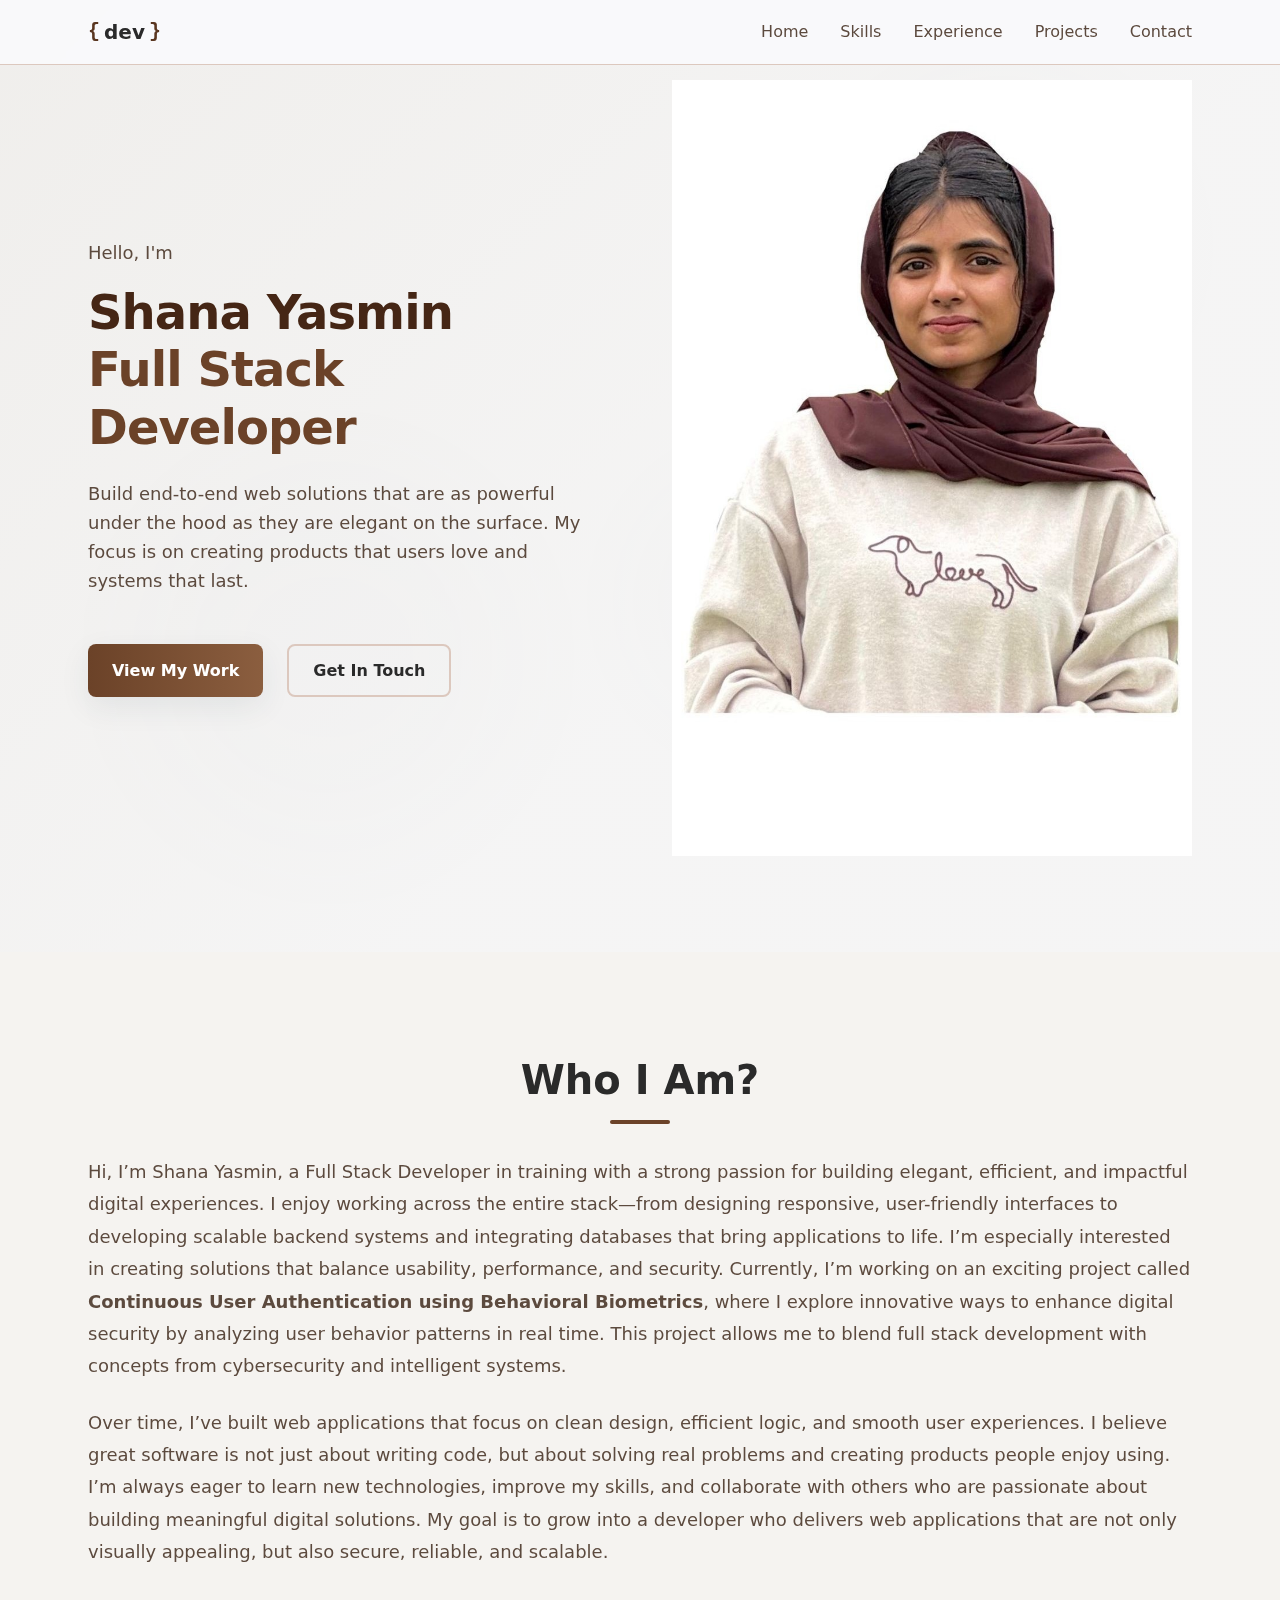
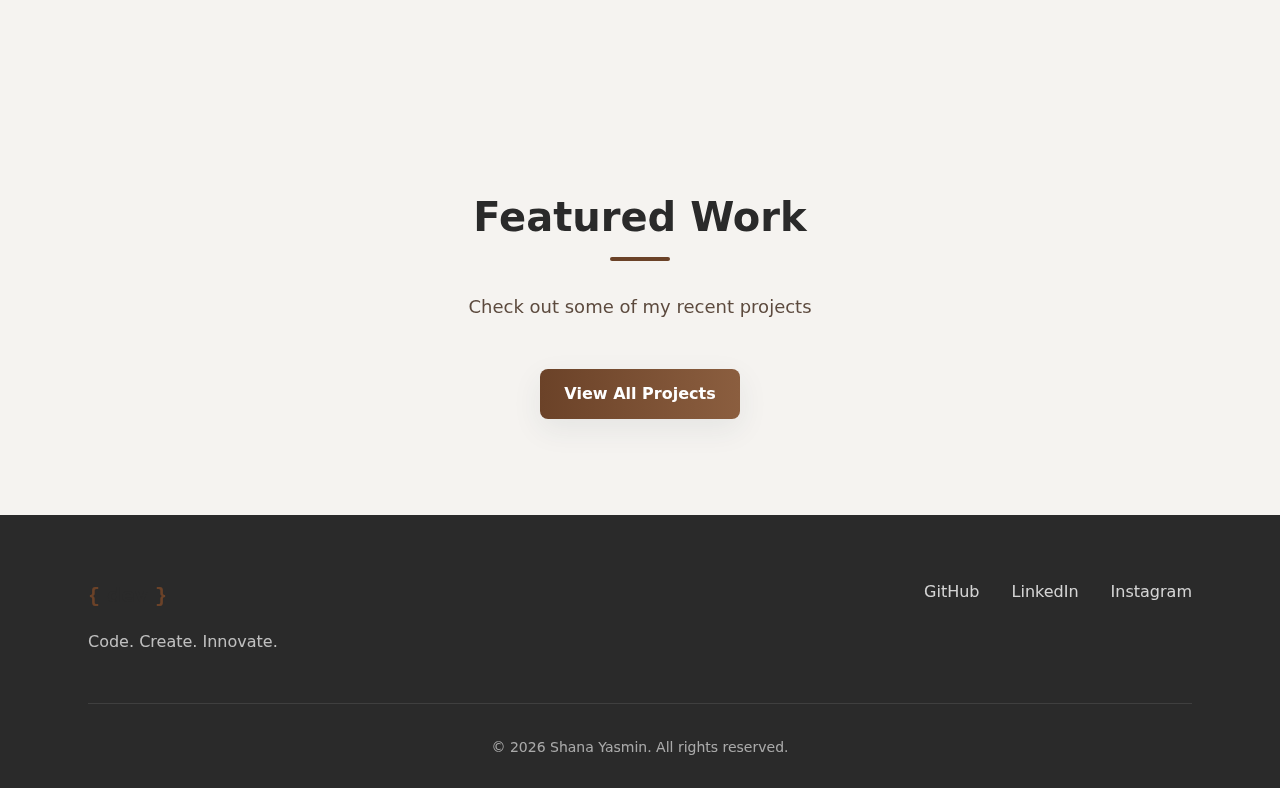
<file: WEEK1/templates/index.html>
<!DOCTYPE html>
<html lang="en">
<head>
    <meta charset="UTF-8">
    <meta name="viewport" content="width=device-width, initial-scale=1.0">
    <meta name="description" content="Portfolio of a Senior Frontend specializing in modern web applications">
    <title>Portfolio | Full Stack Developer</title>
    <link rel="stylesheet" href="../css/style.css">
</head>
<body>
    <!-- Navigation -->
    <nav class="navbar" id="navbar">
        <div class="container">
            <a href="index.html" class="logo">
                <span class="logo-bracket">{</span>
                <span class="logo-text">dev</span>
                <span class="logo-bracket">}</span>
            </a>
            <ul class="nav-links">
                <li><a href="index.html" class="nav-link active">Home</a></li>
                <li><a href="skills.html" class="nav-link">Skills</a></li>
                <li><a href="experience.html" class="nav-link">Experience</a></li>
                <li><a href="projects.html" class="nav-link">Projects</a></li>
                <li><a href="contacts.html" class="nav-link">Contact</a></li>
            </ul>
            <button class="mobile-toggle" aria-label="Toggle navigation menu">
                <span></span>
                <span></span>
                <span></span>
            </button>
        </div>
    </nav>

    <!-- Hero Section -->
<section class="hero" id="home">
  <div class="container">
    <div class="hero-content">
      <div class="hero-text">
        <p class="hero-greeting">Hello, I'm</p>
        <h1 class="hero-title">
          <span class="title-line">Shana Yasmin</span>
          <span class="title-line title-accent">Full Stack Developer</span>
        </h1>
        <p class="hero-description">
          Build end-to-end web solutions that are as powerful under the hood as they are elegant on the surface. 
          My focus is on creating products that users love and systems that last.
        </p>
        <div class="hero-cta">
          <a href="projects.html" class="btn btn-primary">View My Work</a>
          <a href="contacts.html" class="btn btn-secondary">Get In Touch</a>
        </div>
      </div>

      <!-- Your Photo -->
      <div class="hero-image">
        <img src="../images/shana.jpg" alt="Shana Yasmin - Full Stack Developer">
      </div>
    </div>
  </div>

  <div class="bg-shapes">
    <div class="shape shape-1"></div>
    <div class="shape shape-2"></div>
    <div class="shape shape-3"></div>
  </div>
</section>


   <section class="about" id="about">
    <div class="container">
        <div class="section-header">
            <h2 class="section-title">Who I Am?</h2>
            <div class="title-underline"></div>
        </div>
        <div class="about-content about-grid">
            <!-- Text on the right -->
            <div class="about-text">
                <p class="about-paragraph">
  Hi, I’m Shana Yasmin, a Full Stack Developer in training with a strong passion for building elegant, efficient, and impactful digital experiences. I enjoy working across the entire stack—from designing responsive, user-friendly interfaces to developing scalable backend systems and integrating databases that bring applications to life. I’m especially interested in creating solutions that balance usability, performance, and security. Currently, I’m working on an exciting project called <strong>Continuous User Authentication using Behavioral Biometrics</strong>, where I explore innovative ways to enhance digital security by analyzing user behavior patterns in real time. This project allows me to blend full stack development with concepts from cybersecurity and intelligent systems.
</p>

<p class="about-paragraph">
  Over time, I’ve built web applications that focus on clean design, efficient logic, and smooth user experiences. I believe great software is not just about writing code, but about solving real problems and creating products people enjoy using. I’m always eager to learn new technologies, improve my skills, and collaborate with others who are passionate about building meaningful digital solutions. My goal is to grow into a developer who delivers web applications that are not only visually appealing, but also secure, reliable, and scalable.
</p>

            </div>
        </div>
    </div>
</section>

<!-- Quick Projects Teaser --> <section class="projects-teaser"> <div class="container"> <div class="section-header"> <h2 class="section-title">Featured Work</h2> <div class="title-underline"></div> </div> <p class="teaser-text">Check out some of my recent projects</p> <a href="projects.html" class="btn btn-primary">View All Projects</a> </div> </section>

    <!-- Footer -->
    <footer class="footer">
        <div class="container">
            <div class="footer-content">
                <div class="footer-info">
                    <p class="footer-logo">
                        <span class="logo-bracket">{</span>
                        <span class="logo-text">dev</span>
                        <span class="logo-bracket">}</span>
                    </p>
                    <p class="footer-text">Code. Create. Innovate.</p>
                </div>
                <div class="footer-links">
                    <a href="https://github.com/Shanaa-yasmin" target="_blank" rel="noopener" class="footer-link">GitHub</a>
                    <a href="https://linkedin.com/in/shana-yasmin-702854250" target="_blank" rel="noopener" class="footer-link">LinkedIn</a>
                    <a href="https://instagram.com" target="_blank" rel="noopener" class="footer-link">Instagram</a>
                </div>
            </div>
            <div class="footer-bottom">
                <p>&copy; 2026 Shana Yasmin. All rights reserved.</p>
            </div>
        </div>
    </footer>

    <script src="../javascript/script.js"></script>
</body>
</html>
</file>
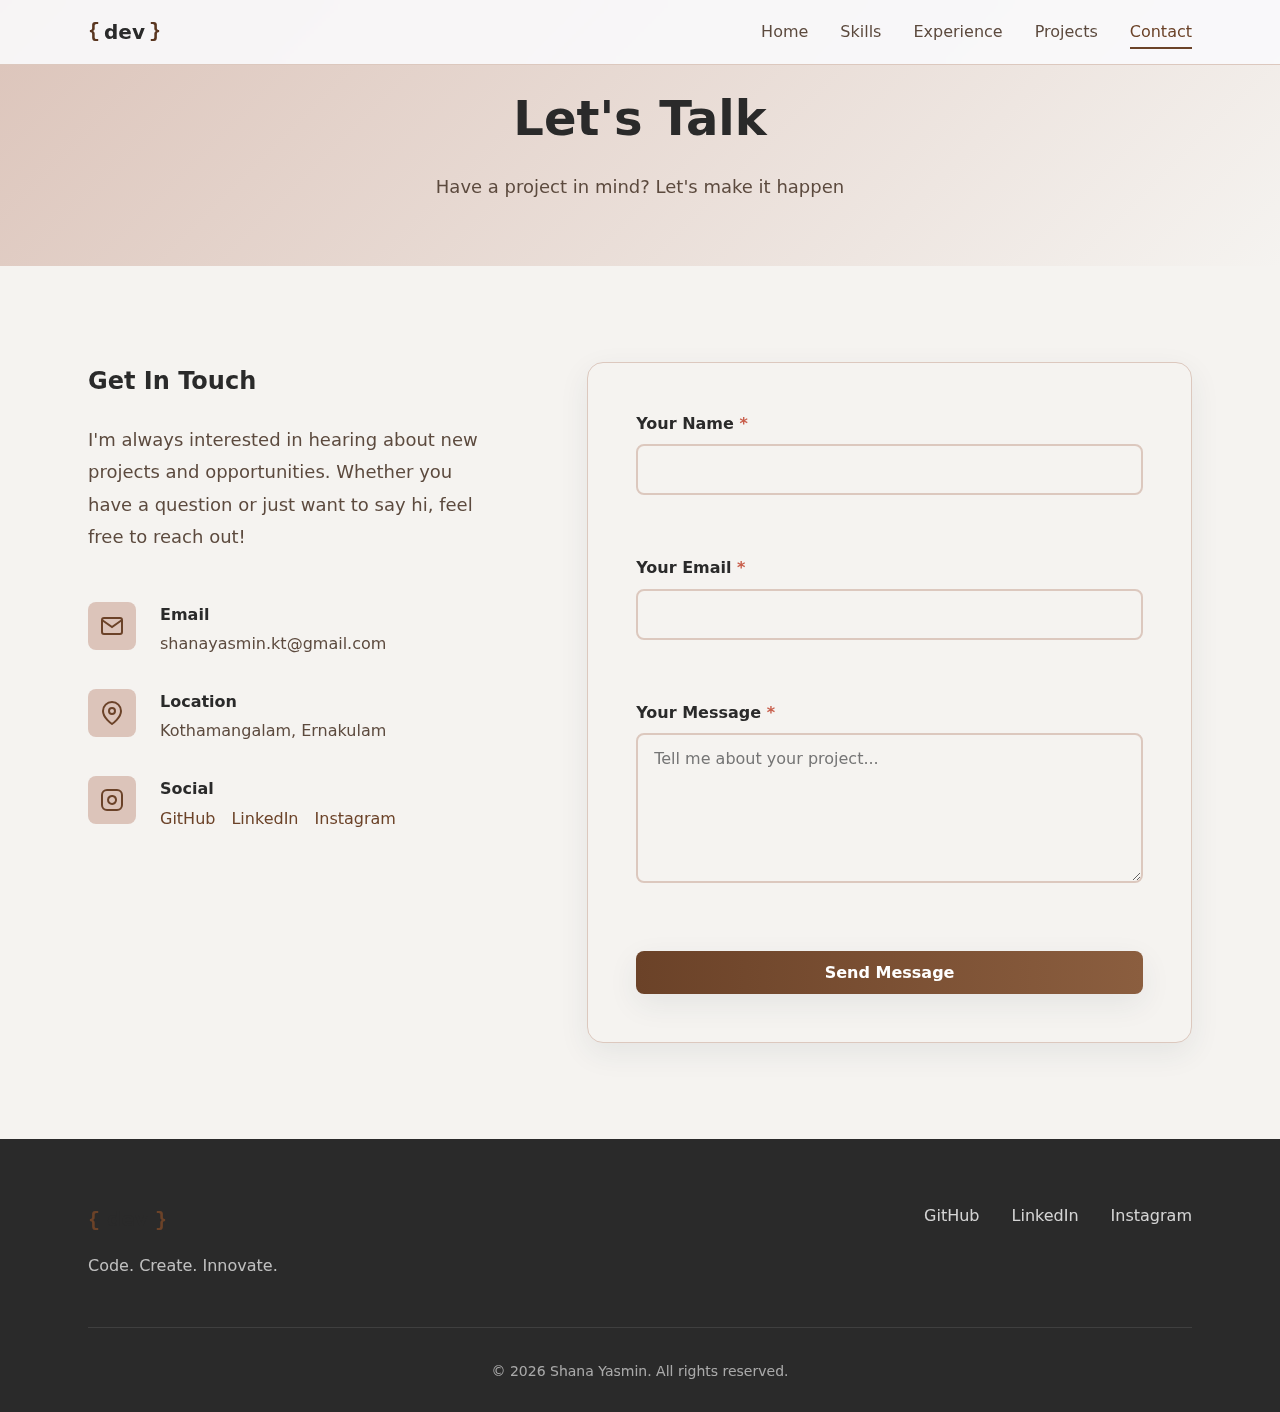
<file: contacts.html>
<!DOCTYPE html>
<html lang="en">
<head>
    <meta charset="UTF-8">
    <meta name="viewport" content="width=device-width, initial-scale=1.0">
    <meta name="description" content="Get in touch - Contact form for project inquiries">
    <title>Contact | Frontend Developer</title>
    <link rel="stylesheet" href="css/style.css">
</head>
<body>
    <!-- Navigation -->
    <nav class="navbar" id="navbar">
        <div class="container">
            <a href="index.html" class="logo">
                <span class="logo-bracket">{</span>
                <span class="logo-text">dev</span>
                <span class="logo-bracket">}</span>
            </a>
            <ul class="nav-links">
                <li><a href="index.html" class="nav-link">Home</a></li>
                <li><a href="skills.html" class="nav-link">Skills</a></li>
                <li><a href="experience.html" class="nav-link">Experience</a></li>
                <li><a href="projects.html" class="nav-link">Projects</a></li>
                <li><a href="contacts.html" class="nav-link active">Contact</a></li>
            </ul>
            <button class="mobile-toggle" aria-label="Toggle navigation menu">
                <span></span>
                <span></span>
                <span></span>
            </button>
        </div>
    </nav>

    <!-- Page Header -->
    <section class="page-header">
        <div class="container">
            <h1 class="page-title">Let's Talk</h1>
            <p class="page-subtitle">Have a project in mind? Let's make it happen</p>
        </div>
    </section>

    <!-- Contact Section -->
    <section class="contact-section">
        <div class="container">
            <div class="contact-wrapper">
                <!-- Contact Info -->
                <div class="contact-info">
                    <h2 class="contact-info-title">Get In Touch</h2>
                    <p class="contact-info-text">
                        I'm always interested in hearing about new projects and opportunities. 
                        Whether you have a question or just want to say hi, feel free to reach out!
                    </p>
                    
                    <div class="contact-details">
                        <div class="contact-detail">
                            <div class="contact-icon">
                                <svg width="24" height="24" viewBox="0 0 24 24" fill="none" stroke="currentColor" stroke-width="2">
                                    <path d="M4 4h16c1.1 0 2 .9 2 2v12c0 1.1-.9 2-2 2H4c-1.1 0-2-.9-2-2V6c0-1.1.9-2 2-2z"/>
                                    <polyline points="22,6 12,13 2,6"/>
                                </svg>
                            </div>
                            <div>
                                <h3 class="contact-detail-title">Email</h3>
                                <p class="contact-detail-text">shanayasmin.kt@gmail.com
                                </p>
                            </div>
                        </div>

                        <div class="contact-detail">
                            <div class="contact-icon">
                                <svg width="24" height="24" viewBox="0 0 24 24" fill="none" stroke="currentColor" stroke-width="2">
                                    <path d="M21 10c0 7-9 13-9 13s-9-6-9-13a9 9 0 0 1 18 0z"/>
                                    <circle cx="12" cy="10" r="3"/>
                                </svg>
                            </div>
                            <div>
                                <h3 class="contact-detail-title">Location</h3>
                                <p class="contact-detail-text">Kothamangalam, Ernakulam</p>
                            </div>
                        </div>

                        <div class="contact-detail">
                            <div class="contact-icon">
                                <svg width="24" height="24" viewBox="0 0 24 24" fill="none" stroke="currentColor" stroke-width="2">
                                    <rect x="2" y="2" width="20" height="20" rx="5" ry="5"/>
                                    <path d="M16 11.37A4 4 0 1 1 12.63 8 4 4 0 0 1 16 11.37z"/>
                                    <line x1="17.5" y1="6.5" x2="17.51" y2="6.5"/>
                                </svg>
                            </div>
                            <div>
                                <h3 class="contact-detail-title">Social</h3>
                                <div class="social-links">
                                    <a href="https://github.com/Shanaa-yasmin" target="_blank" rel="noopener" class="social-link">GitHub</a>
                                    <a href="https://www.linkedin.com/in/shana-yasmin-/" target="_blank" rel="noopener" class="social-link">LinkedIn</a>
                                    <a href="https://instagram.com" target="_blank" rel="noopener" class="social-link">Instagram</a>
                                </div>
                            </div>
                        </div>
                    </div>
                </div>

                <!-- Contact Form -->
                <div class="contact-form-wrapper">
                    <form id="contactForm" class="contact-form" novalidate>
                        <div class="form-group">
                            <label for="name" class="form-label">
                                Your Name <span class="required">*</span>
                            </label>
                            <input 
                                type="text" 
                                id="name" 
                                name="name" 
                                class="form-input"
                                aria-required="true"
                                aria-describedby="name-error"
                            >
                            <span class="form-error" id="name-error" role="alert"></span>
                        </div>

                        <div class="form-group">
                            <label for="email" class="form-label">
                                Your Email <span class="required">*</span>
                            </label>
                            <input 
                                type="email" 
                                id="email" 
                                name="email" 
                                class="form-input"
                                aria-required="true"
                                aria-describedby="email-error"
                            >
                            <span class="form-error" id="email-error" role="alert"></span>
                        </div>

                        <div class="form-group">
                            <label for="message" class="form-label">
                                Your Message <span class="required">*</span>
                            </label>
                            <textarea 
                                id="message" 
                                name="message" 
                                class="form-input form-textarea"
                                rows="6"
                                placeholder="Tell me about your project..."
                                aria-required="true"
                                aria-describedby="message-error"
                            ></textarea>
                            <span class="form-error" id="message-error" role="alert"></span>
                        </div>

                        <button type="submit" class="btn btn-primary btn-full">
                            Send Message
                        </button>
                    </form>

                    <!-- Success Message (Hidden by default) -->
                    <div class="success-message" id="successMessage" role="alert" aria-live="polite">
                        <div class="success-icon">
                            <svg width="24" height="24" viewBox="0 0 24 24" fill="none" stroke="currentColor" stroke-width="2">
                                <polyline points="20 6 9 17 4 12"/>
                            </svg>
                        </div>
                        <h3 class="success-title">Message Sent!</h3>
                        <p class="success-text">Thank you for reaching out. I'll get back to you soon!</p>
                        <button class="btn btn-secondary" id="sendAnother">Send Another Message</button>
                    </div>
                </div>
            </div>
        </div>
    </section>

    <!-- Footer -->
    <footer class="footer">
        <div class="container">
            <div class="footer-content">
                <div class="footer-info">
                    <p class="footer-logo">
                        <span class="logo-bracket">{</span>
                        <span class="logo-text">dev</span>
                        <span class="logo-bracket">}</span>
                    </p>
                    <p class="footer-text">Code. Create. Innovate.</p>
                </div>
                <div class="footer-links">
                    <a href="https://github.com/Shanaa-yasmin" target="_blank" rel="noopener" class="footer-link">GitHub</a>
                    <a href="https://www.linkedin.com/in/shana-yasmin-/" target="_blank" rel="noopener" class="footer-link">LinkedIn</a>
                    <a href="https://instagram.com" target="_blank" rel="noopener" class="footer-link">Instagram</a>
                </div>
            </div>
            <div class="footer-bottom">
                <p>&copy; 2026 Shana Yasmin. All rights reserved.</p>
            </div>
        </div>
    </footer>

    <script src="javascript/script.js"></script>
</body>
</html>
</file>
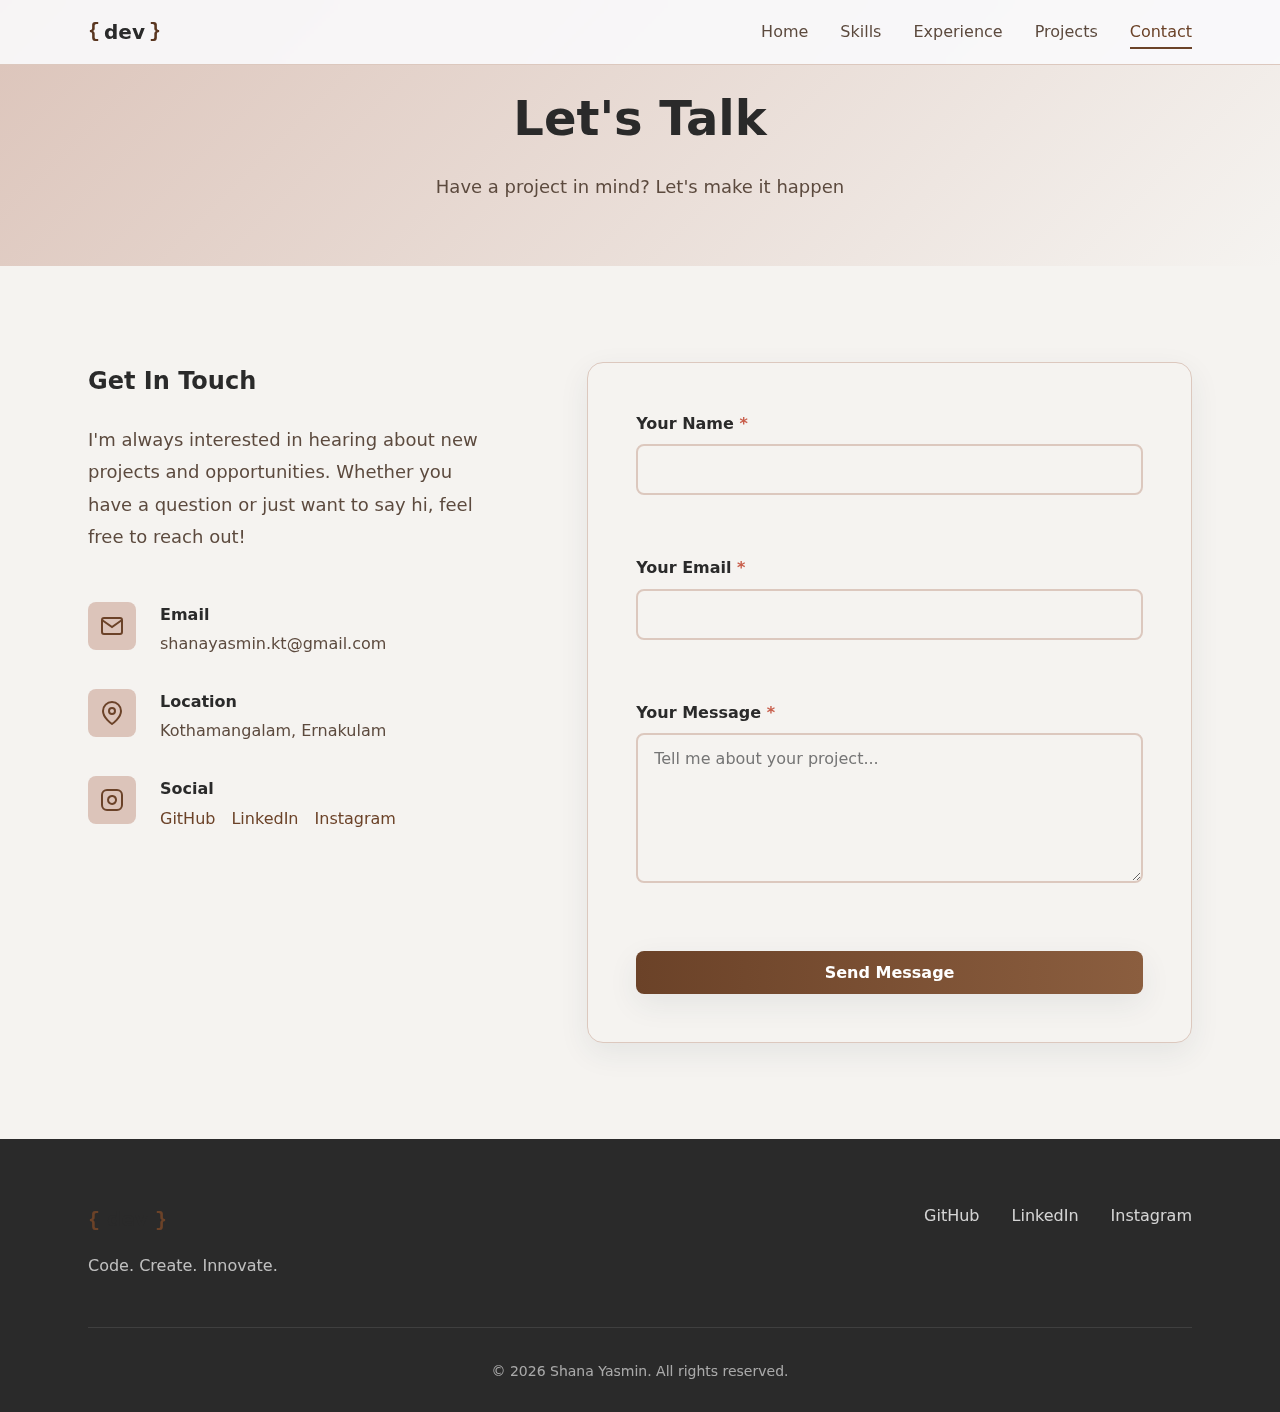
<file: WEEK1/templates/contacts.html>
<!DOCTYPE html>
<html lang="en">
<head>
    <meta charset="UTF-8">
    <meta name="viewport" content="width=device-width, initial-scale=1.0">
    <meta name="description" content="Get in touch - Contact form for project inquiries">
    <title>Contact | Frontend Developer</title>
    <link rel="stylesheet" href="../css/style.css">
</head>
<body>
    <!-- Navigation -->
    <nav class="navbar" id="navbar">
        <div class="container">
            <a href="index.html" class="logo">
                <span class="logo-bracket">{</span>
                <span class="logo-text">dev</span>
                <span class="logo-bracket">}</span>
            </a>
            <ul class="nav-links">
                <li><a href="index.html" class="nav-link">Home</a></li>
                <li><a href="skills.html" class="nav-link">Skills</a></li>
                <li><a href="experience.html" class="nav-link">Experience</a></li>
                <li><a href="projects.html" class="nav-link">Projects</a></li>
                <li><a href="contacts.html" class="nav-link active">Contact</a></li>
            </ul>
            <button class="mobile-toggle" aria-label="Toggle navigation menu">
                <span></span>
                <span></span>
                <span></span>
            </button>
        </div>
    </nav>

    <!-- Page Header -->
    <section class="page-header">
        <div class="container">
            <h1 class="page-title">Let's Talk</h1>
            <p class="page-subtitle">Have a project in mind? Let's make it happen</p>
        </div>
    </section>

    <!-- Contact Section -->
    <section class="contact-section">
        <div class="container">
            <div class="contact-wrapper">
                <!-- Contact Info -->
                <div class="contact-info">
                    <h2 class="contact-info-title">Get In Touch</h2>
                    <p class="contact-info-text">
                        I'm always interested in hearing about new projects and opportunities. 
                        Whether you have a question or just want to say hi, feel free to reach out!
                    </p>
                    
                    <div class="contact-details">
                        <div class="contact-detail">
                            <div class="contact-icon">
                                <svg width="24" height="24" viewBox="0 0 24 24" fill="none" stroke="currentColor" stroke-width="2">
                                    <path d="M4 4h16c1.1 0 2 .9 2 2v12c0 1.1-.9 2-2 2H4c-1.1 0-2-.9-2-2V6c0-1.1.9-2 2-2z"/>
                                    <polyline points="22,6 12,13 2,6"/>
                                </svg>
                            </div>
                            <div>
                                <h3 class="contact-detail-title">Email</h3>
                                <p class="contact-detail-text">shanayasmin.kt@gmail.com
                                </p>
                            </div>
                        </div>

                        <div class="contact-detail">
                            <div class="contact-icon">
                                <svg width="24" height="24" viewBox="0 0 24 24" fill="none" stroke="currentColor" stroke-width="2">
                                    <path d="M21 10c0 7-9 13-9 13s-9-6-9-13a9 9 0 0 1 18 0z"/>
                                    <circle cx="12" cy="10" r="3"/>
                                </svg>
                            </div>
                            <div>
                                <h3 class="contact-detail-title">Location</h3>
                                <p class="contact-detail-text">Kothamangalam, Ernakulam</p>
                            </div>
                        </div>

                        <div class="contact-detail">
                            <div class="contact-icon">
                                <svg width="24" height="24" viewBox="0 0 24 24" fill="none" stroke="currentColor" stroke-width="2">
                                    <rect x="2" y="2" width="20" height="20" rx="5" ry="5"/>
                                    <path d="M16 11.37A4 4 0 1 1 12.63 8 4 4 0 0 1 16 11.37z"/>
                                    <line x1="17.5" y1="6.5" x2="17.51" y2="6.5"/>
                                </svg>
                            </div>
                            <div>
                                <h3 class="contact-detail-title">Social</h3>
                                <div class="social-links">
                                    <a href="https://github.com/Shanaa-yasmin" target="_blank" rel="noopener" class="social-link">GitHub</a>
                                    <a href="https://www.linkedin.com/in/shana-yasmin-/" target="_blank" rel="noopener" class="social-link">LinkedIn</a>
                                    <a href="https://instagram.com" target="_blank" rel="noopener" class="social-link">Instagram</a>
                                </div>
                            </div>
                        </div>
                    </div>
                </div>

                <!-- Contact Form -->
                <div class="contact-form-wrapper">
                    <form id="contactForm" class="contact-form" novalidate>
                        <div class="form-group">
                            <label for="name" class="form-label">
                                Your Name <span class="required">*</span>
                            </label>
                            <input 
                                type="text" 
                                id="name" 
                                name="name" 
                                class="form-input"
                                aria-required="true"
                                aria-describedby="name-error"
                            >
                            <span class="form-error" id="name-error" role="alert"></span>
                        </div>

                        <div class="form-group">
                            <label for="email" class="form-label">
                                Your Email <span class="required">*</span>
                            </label>
                            <input 
                                type="email" 
                                id="email" 
                                name="email" 
                                class="form-input"
                                aria-required="true"
                                aria-describedby="email-error"
                            >
                            <span class="form-error" id="email-error" role="alert"></span>
                        </div>

                        <div class="form-group">
                            <label for="message" class="form-label">
                                Your Message <span class="required">*</span>
                            </label>
                            <textarea 
                                id="message" 
                                name="message" 
                                class="form-input form-textarea"
                                rows="6"
                                placeholder="Tell me about your project..."
                                aria-required="true"
                                aria-describedby="message-error"
                            ></textarea>
                            <span class="form-error" id="message-error" role="alert"></span>
                        </div>

                        <button type="submit" class="btn btn-primary btn-full">
                            Send Message
                        </button>
                    </form>

                    <!-- Success Message (Hidden by default) -->
                    <div class="success-message" id="successMessage" role="alert" aria-live="polite">
                        <div class="success-icon">
                            <svg width="24" height="24" viewBox="0 0 24 24" fill="none" stroke="currentColor" stroke-width="2">
                                <polyline points="20 6 9 17 4 12"/>
                            </svg>
                        </div>
                        <h3 class="success-title">Message Sent!</h3>
                        <p class="success-text">Thank you for reaching out. I'll get back to you soon!</p>
                        <button class="btn btn-secondary" id="sendAnother">Send Another Message</button>
                    </div>
                </div>
            </div>
        </div>
    </section>

    <!-- Footer -->
    <footer class="footer">
        <div class="container">
            <div class="footer-content">
                <div class="footer-info">
                    <p class="footer-logo">
                        <span class="logo-bracket">{</span>
                        <span class="logo-text">dev</span>
                        <span class="logo-bracket">}</span>
                    </p>
                    <p class="footer-text">Code. Create. Innovate.</p>
                </div>
                <div class="footer-links">
                    <a href="https://github.com/Shanaa-yasmin" target="_blank" rel="noopener" class="footer-link">GitHub</a>
                    <a href="https://www.linkedin.com/in/shana-yasmin-/" target="_blank" rel="noopener" class="footer-link">LinkedIn</a>
                    <a href="https://instagram.com" target="_blank" rel="noopener" class="footer-link">Instagram</a>
                </div>
            </div>
            <div class="footer-bottom">
                <p>&copy; 2026 Shana Yasmin. All rights reserved.</p>
            </div>
        </div>
    </footer>

    <script src="../javascript/script.js"></script>
</body>
</html>
</file>
<file: WEEK1/css/style.css>
/* ============================================
   CSS CUSTOM PROPERTIES (DESIGN TOKENS)
   ============================================ */
:root {
    /* Colors - Dark Warm Brown Theme */
    --color-primary: #6B4228;
    --color-primary-dark: #5A3620;
    --color-primary-light: #DCC4BA;
    --color-secondary: #8B5E3F;
    --color-secondary-dark: #764E32;
    
    --color-bg: #F5F3F0;
    --color-bg-alt: #F5F3F0;
    --color-surface: #EFE9E4;
    --color-text: #2A2A2A;
    --color-text-secondary: #5C4A3E;
    --color-text-muted: #8B7B6F;
    
    --color-border: #DCC8BE;
    --color-success: #5C9652;
    --color-error: #C85D4A;
    
    /* Typography - Distinctive font choices */
    --font-primary: 'SF Pro Display', -apple-system, BlinkMacSystemFont, 'Segoe UI', system-ui, sans-serif;
    --font-mono: 'SF Mono', 'Monaco', 'Inconsolata', 'Fira Code', monospace;
    
    /* Spacing scale */
    --space-xs: 0.5rem;
    --space-sm: 1rem;
    --space-md: 1.5rem;
    --space-lg: 2rem;
    --space-xl: 3rem;
    --space-2xl: 4rem;
    --space-3xl: 6rem;
    
    /* Typography scale */
    --text-xs: 0.75rem;
    --text-sm: 0.875rem;
    --text-base: 1rem;
    --text-lg: 1.125rem;
    --text-xl: 1.25rem;
    --text-2xl: 1.5rem;
    --text-3xl: 2rem;
    --text-4xl: 2.5rem;
    --text-5xl: 3rem;
    
    /* Effects */
    --shadow-sm: 0 6px 14px rgba(44,62,80,0.06);
    --shadow-md: 0 10px 30px rgba(44,62,80,0.08);
    --shadow-lg: 0 18px 50px rgba(44,62,80,0.10);
    --shadow-xl: 0 30px 90px rgba(44,62,80,0.12);
    
    /* Border radius */
    --radius-sm: 0.375rem;
    --radius-md: 0.5rem;
    --radius-lg: 0.75rem;
    --radius-xl: 1rem;
    --radius-full: 9999px;
    
    /* Transitions */
    --transition-fast: 150ms ease;
    --transition-base: 250ms ease;
    --transition-slow: 400ms ease;
}

/* ============================================
   RESET & BASE STYLES
   ============================================ */
*, *::before, *::after {
    box-sizing: border-box;
    margin: 0;
    padding: 0;
}

html {
    scroll-behavior: smooth;
    -webkit-font-smoothing: antialiased;
    -moz-osx-font-smoothing: grayscale;
}

body {
    font-family: var(--font-primary);
    font-size: var(--text-base);
    line-height: 1.6;
    color: var(--color-text);
    background-color: var(--color-bg);
    overflow-x: hidden;
}

img {
    max-width: 100%;
    height: auto;
    display: block;
}

a {
    color: inherit;
    text-decoration: none;
}

button {
    font-family: inherit;
    border: none;
    background: none;
    cursor: pointer;
}

/* ============================================
   UTILITY CLASSES
   ============================================ */
.container {
    width: 100%;
    max-width: 1200px;
    margin: 0 auto;
    padding: 0 var(--space-sm);
}

/* ============================================
   NAVIGATION
   ============================================ */
.navbar {
    position: fixed;
    top: 0;
    left: 0;
    right: 0;
    z-index: 1000;
    background: rgba(250, 250, 252, 0.9);
    backdrop-filter: blur(8px) saturate(1.05);
    border-bottom: 1px solid var(--color-border);
    transition: transform var(--transition-base), box-shadow var(--transition-base);
}

.navbar.scrolled {
    box-shadow: var(--shadow-md);
}

.navbar .container {
    display: flex;
    align-items: center;
    justify-content: space-between;
    padding-top: var(--space-sm);
    padding-bottom: var(--space-sm);
}

.logo {
    font-size: var(--text-xl);
    font-weight: 700;
    display: flex;
    align-items: center;
    gap: 0.25rem;
    transition: transform var(--transition-fast);
}

.logo:hover {
    transform: scale(1.05);
}

.logo-bracket {
    color: var(--color-primary-dark);
    font-family: var(--font-mono);
}

.logo-text {
    color: var(--color-text);
}

.nav-links {
    display: none;
    list-style: none;
    gap: var(--space-lg);
}

.nav-link {
    position: relative;
    font-weight: 500;
    color: var(--color-text-secondary);
    transition: color var(--transition-fast);
    padding: var(--space-xs) 0;
}

.nav-link::after {
    content: '';
    position: absolute;
    bottom: 0;
    left: 0;
    width: 0;
    height: 2px;
    background: var(--color-primary);
    transition: width var(--transition-base);
}

.nav-link:hover,
.nav-link.active {
    color: var(--color-primary);
}

.nav-link:hover::after,
.nav-link.active::after {
    width: 100%;
}

/* Mobile Menu Toggle */
.mobile-toggle {
    display: flex;
    flex-direction: column;
    gap: 0.375rem;
    padding: var(--space-xs);
    cursor: pointer;
}

.mobile-toggle span {
    width: 1.5rem;
    height: 2px;
    background: var(--color-text);
    transition: all var(--transition-base);
    border-radius: var(--radius-full);
}

.mobile-toggle.active span:nth-child(1) {
    transform: translateY(0.5rem) rotate(45deg);
}

.mobile-toggle.active span:nth-child(2) {
    opacity: 0;
}

.mobile-toggle.active span:nth-child(3) {
    transform: translateY(-0.5rem) rotate(-45deg);
}

/* Mobile Menu */
.nav-links.mobile-active {
    display: flex;
    flex-direction: column;
    position: absolute;
    top: 100%;
    left: 0;
    right: 0;
    background: var(--color-bg-alt);
    padding: var(--space-md);
    border-bottom: 1px solid var(--color-border);
    box-shadow: var(--shadow-lg);
    animation: slideDown var(--transition-base);
}

@keyframes slideDown {
    from {
        opacity: 0;
        transform: translateY(-10px);
    }
    to {
        opacity: 1;
        transform: translateY(0);
    }
}

/* ============================================
   HERO SECTION
   ============================================ */
.hero {
    position: relative;
    min-height: 100vh;
    display: flex;
    align-items: center;
    padding-top: 5rem;
    padding-bottom: var(--space-3xl);
    overflow: hidden;
    background: linear-gradient(135deg, rgba(76,86,100,0.03) 0%, rgba(245,246,248,0.6) 60%);
}

.hero-content {
    display: grid;
    gap: var(--space-2xl);
    align-items: center;
}

.hero-greeting {
    font-size: var(--text-lg);
    color: var(--color-text-secondary);
    margin-bottom: var(--space-sm);
    animation: fadeInUp 0.6s ease 0.2s both;
}

.hero-title {
    font-size: var(--text-4xl);
    font-weight: 700;
    line-height: 1.2;
    margin-bottom: var(--space-md);
    letter-spacing: -0.02em;
}

.title-line {
    display: block;
    animation: fadeInUp 0.6s ease 0.4s both;
    color: #452615;
}

.title-accent {
    color: var(--color-primary);
    animation-delay: 0.6s;
}

.hero-description {
    font-size: var(--text-lg);
    color: var(--color-text-secondary);
    max-width: 600px;
    margin-bottom: var(--space-xl);
    animation: fadeInUp 0.6s ease 0.8s both;
}

.hero-cta {
    display: flex;
    flex-wrap: wrap;
    gap: var(--space-md);
    animation: fadeInUp 0.6s ease 1s both;
}

/* Code Block Visual */
.hero-visual {
    animation: fadeIn 0.8s ease 1.2s both;
}

.code-block {
    background: var(--color-surface);
    border-radius: var(--radius-lg);
    overflow: hidden;
    box-shadow: var(--shadow-lg);
    border: 1px solid var(--color-border);
}

.code-header {
    display: flex;
    gap: 0.5rem;
    padding: var(--space-sm);
    background: transparent;
}

.code-dot {
    width: 12px;
    height: 12px;
    border-radius: 50%;
    background: var(--color-border);
}

.code-dot:nth-child(1) {
    background: #D1D5DB;
}

.code-dot:nth-child(2) {
    background: #A3A8AF;
}

.code-dot:nth-child(3) {
    background: #7C868F;
}

.code-content {
    padding: var(--space-md);
    font-family: var(--font-mono);
    font-size: var(--text-sm);
    line-height: 1.8;
    overflow-x: auto;
}

.code-content code {
    color: #ABB2BF;
}

.code-keyword {
    color: #C678DD;
}

.code-variable {
    color: #E06C75;
}

.code-property {
    color: #61AFEF;
}

.code-string {
    color: #98C379;
}

/* Background Shapes */
.bg-shapes {
    position: absolute;
    top: 0;
    left: 0;
    right: 0;
    bottom: 0;
    z-index: -1;
    overflow: hidden;
    pointer-events: none;
}

.shape {
    position: absolute;
    border-radius: 50%;
    filter: blur(60px);
    opacity: 0.3;
    animation: float 20s ease-in-out infinite;
}

.shape-1 {
    width: 300px;
    height: 300px;
    background: rgba(76,86,100,0.12);
    top: 10%;
    right: 10%;
}

.shape-2 {
    width: 400px;
    height: 400px;
    background: rgba(122,134,150,0.08);
    bottom: 10%;
    left: 10%;
    animation-delay: -5s;
}

.shape-3 {
    width: 250px;
    height: 250px;
    background: rgba(76,86,100,0.10);
    top: 50%;
    left: 50%;
    animation-delay: -10s;
}

@keyframes float {
    0%, 100% {
        transform: translate(0, 0) rotate(0deg);
    }
    33% {
        transform: translate(30px, -30px) rotate(120deg);
    }
    66% {
        transform: translate(-30px, 30px) rotate(240deg);
    }
}

/* ============================================
   BUTTONS
   ============================================ */
.btn {
    display: inline-flex;
    align-items: center;
    justify-content: center;
    padding: 0.75rem 1.5rem;
    font-size: var(--text-base);
    font-weight: 600;
    border-radius: var(--radius-md);
    transition: all var(--transition-base);
    cursor: pointer;
}

.btn-primary {
    background: linear-gradient(90deg, var(--color-primary) 0%, var(--color-secondary) 100%);
    color: white;
    box-shadow: 0 10px 30px rgba(44,62,80,0.08);
}

.btn-primary:hover {
    background: linear-gradient(90deg, var(--color-primary-dark) 0%, var(--color-secondary-dark) 100%);
    transform: translateY(-3px) scale(1.01);
    box-shadow: 0 18px 50px rgba(44,62,80,0.12);
}

.btn-secondary {
    background: transparent;
    color: var(--color-text);
    border: 2px solid var(--color-border);
}

.btn-secondary:hover {
    background: var(--color-primary-light);
    transform: translateY(-2px);
}

.btn-full {
    width: 100%;
}

/* ============================================
   SECTIONS
   ============================================ */
.about,
.projects-teaser,
.cta-section {
    padding: var(--space-3xl) 0;
}

.page-header {
    padding: 5rem 0 var(--space-2xl);
    text-align: center;
    background: linear-gradient(135deg, var(--color-primary-light) 0%, var(--color-bg) 100%);
}

.page-title {
    font-size: var(--text-4xl);
    font-weight: 700;
    margin-bottom: var(--space-sm);
    color: var(--color-text);
}

.page-subtitle {
    font-size: var(--text-lg);
    color: var(--color-text-secondary);
}

.section-header {
    text-align: center;
    margin-bottom: var(--space-lg);
}

.section-title {
    font-size: var(--text-3xl);
    font-weight: 700;
    margin-bottom: var(--space-xs);
}

.title-underline {
    width: 60px;
    height: 4px;
    background: var(--color-primary);
    margin: 0 auto;
    border-radius: var(--radius-full);
}

/* ============================================
   ABOUT SECTION
   ============================================ */
.about-paragraph {
    margin-bottom: var(--space-md);
    font-size: var(--text-lg);
    color: var(--color-text-secondary);
    line-height: 1.8;
}

.skills-grid {
    display: grid;
    grid-template-columns: 1fr;
    gap: var(--space-md);
    margin-top: var(--space-xl);
}

.skill-item {
    display: flex;
    align-items: center;
    gap: var(--space-md);
    padding: var(--space-md);
    background: var(--color-bg-alt);
    border-radius: var(--radius-lg);
    border: 1px solid var(--color-border);
    transition: all var(--transition-base);
}

.skill-item:hover {
    transform: translateY(-4px);
    box-shadow: var(--shadow-md);
    border-color: var(--color-primary);
}

.skill-icon {
    font-size: var(--text-3xl);
}

.skill-name {
    font-size: var(--text-lg);
    font-weight: 600;
}

/* ============================================
   PROJECTS SECTION
   ============================================ */
.projects-section {
    padding: var(--space-3xl) 0;
    background: var(--color-bg-alt);
}

.projects-grid {
    display: grid;
    gap: var(--space-xl);
}

.project-card {
    background: var(--color-bg-alt);
    border-radius: var(--radius-xl);
    overflow: hidden;
    border: 1px solid var(--color-border);
    transition: all var(--transition-base);
}

.project-card:hover {
    transform: translateY(-8px);
    box-shadow: var(--shadow-lg);
}

.project-image {
    position: relative;
    overflow: hidden;
    aspect-ratio: 16 / 9;
    background: var(--color-surface);
}

.project-image img {
    width: 100%;
    height: 100%;
    object-fit: cover;
    transition: transform var(--transition-slow);
}

.project-card:hover .project-image img {
    transform: scale(1.05);
}

.project-overlay {
    position: absolute;
    inset: 0;
    background: rgba(0, 0, 0, 0.8);
    display: flex;
    align-items: center;
    justify-content: center;
    opacity: 0;
    transition: opacity var(--transition-base);
}

.project-card:hover .project-overlay {
    opacity: 1;
}

.project-links {
    display: flex;
    gap: var(--space-md);
}

.project-link {
    width: 48px;
    height: 48px;
    display: flex;
    align-items: center;
    justify-content: center;
    background: white;
    border-radius: var(--radius-full);
    color: var(--color-text);
    transition: all var(--transition-fast);
}

.project-link:hover {
    background: var(--color-primary);
    color: white;
    transform: scale(1.1);
}

.project-content {
    padding: var(--space-lg);
}

.project-tags {
    display: flex;
    flex-wrap: wrap;
    gap: var(--space-xs);
    margin-bottom: var(--space-md);
}

.project-tag {
    padding: 0.25rem 0.75rem;
    background: var(--color-primary-light);
    color: var(--color-primary);
    font-size: var(--text-sm);
    font-weight: 600;
    border-radius: var(--radius-full);
}

.project-title {
    font-size: var(--text-2xl);
    font-weight: 700;
    margin-bottom: var(--space-sm);
}

.project-description {
    color: var(--color-text-secondary);
    line-height: 1.8;
    margin-bottom: var(--space-md);
}

.project-footer {
    display: flex;
    gap: var(--space-md);
    flex-wrap: wrap;
}

.project-btn {
    padding: 0.625rem 1.25rem;
    font-size: var(--text-sm);
    font-weight: 600;
    border-radius: var(--radius-md);
    transition: all var(--transition-base);
    background: var(--color-primary);
    color: white;
}

.project-btn:hover {
    background: var(--color-primary-dark);
    transform: translateY(-2px);
}

.project-btn-secondary {
    background: transparent;
    color: var(--color-primary);
    border: 2px solid var(--color-primary);
}

.project-btn-secondary:hover {
    background: var(--color-primary-light);
}

/* ============================================
   PROJECTS TEASER & CTA
   ============================================ */
.projects-teaser,
.cta-section {
    text-align: center;
}

.teaser-text,
.cta-text {
    font-size: var(--text-lg);
    color: var(--color-text-secondary);
    margin-bottom: var(--space-xl);
}

.cta-title {
    font-size: var(--text-3xl);
    font-weight: 700;
    margin-bottom: var(--space-sm);
}

/* ============================================
   CONTACT SECTION
   ============================================ */
.contact-section {
    padding: var(--space-3xl) 0;
}

.contact-wrapper {
    display: grid;
    gap: var(--space-2xl);
}

.contact-info-title {
    font-size: var(--text-2xl);
    font-weight: 700;
    margin-bottom: var(--space-md);
}

.contact-info-text {
    font-size: var(--text-lg);
    color: var(--color-text-secondary);
    line-height: 1.8;
    margin-bottom: var(--space-xl);
}

.contact-details {
    display: flex;
    flex-direction: column;
    gap: var(--space-lg);
}

.contact-detail {
    display: flex;
    gap: var(--space-md);
}

.contact-icon {
    width: 48px;
    height: 48px;
    display: flex;
    align-items: center;
    justify-content: center;
    background: var(--color-primary-light);
    color: var(--color-primary);
    border-radius: var(--radius-md);
    flex-shrink: 0;
}

.contact-detail-title {
    font-size: var(--text-base);
    font-weight: 600;
    margin-bottom: 0.25rem;
}

.contact-detail-text {
    color: var(--color-text-secondary);
}

.social-links {
    display: flex;
    gap: var(--space-sm);
}

.social-link {
    color: var(--color-primary);
    font-weight: 500;
    transition: color var(--transition-fast);
}

.social-link:hover {
    color: var(--color-primary-dark);
}

/* Contact Form */
.contact-form-wrapper {
    position: relative;
}

.contact-form {
    background: var(--color-bg-alt);
    padding: var(--space-xl);
    border-radius: var(--radius-xl);
    border: 1px solid var(--color-border);
    box-shadow: var(--shadow-md);
}

.form-group {
    margin-bottom: var(--space-lg);
}

.form-label {
    display: block;
    font-weight: 600;
    margin-bottom: var(--space-xs);
    color: var(--color-text);
}

.required {
    color: var(--color-error);
}

.form-input {
    width: 100%;
    padding: 0.875rem 1rem;
    font-size: var(--text-base);
    font-family: inherit;
    border: 2px solid var(--color-border);
    border-radius: var(--radius-md);
    background: var(--color-bg);
    color: var(--color-text);
    transition: all var(--transition-fast);
}

.form-input:focus {
    outline: none;
    border-color: var(--color-primary);
    box-shadow: 0 0 0 3px var(--color-primary-light);
}

.form-input.error {
    border-color: var(--color-error);
}

.form-textarea {
    resize: vertical;
    min-height: 150px;
}

.form-error {
    display: block;
    color: var(--color-error);
    font-size: var(--text-sm);
    margin-top: var(--space-xs);
    min-height: 1.25rem;
}

/* Success Message */
.success-message {
    display: none;
    background: var(--color-bg-alt);
    padding: var(--space-2xl);
    border-radius: var(--radius-xl);
    border: 1px solid var(--color-border);
    text-align: center;
    animation: fadeInScale 0.5s ease;
}

.success-message.active {
    display: block;
}

.success-icon {
    width: 64px;
    height: 64px;
    display: flex;
    align-items: center;
    justify-content: center;
    background: var(--color-success);
    color: white;
    border-radius: var(--radius-full);
    margin: 0 auto var(--space-md);
}

.success-title {
    font-size: var(--text-2xl);
    font-weight: 700;
    margin-bottom: var(--space-sm);
}

.success-text {
    color: var(--color-text-secondary);
    margin-bottom: var(--space-xl);
}

@keyframes fadeInScale {
    from {
        opacity: 0;
        transform: scale(0.9);
    }
    to {
        opacity: 1;
        transform: scale(1);
    }
}

/* ============================================
   FOOTER
   ============================================ */
.footer {
    background: var(--color-text);
    color: white;
    padding: var(--space-2xl) 0 var(--space-lg);
}

.footer-content {
    display: flex;
    flex-direction: column;
    gap: var(--space-xl);
    margin-bottom: var(--space-xl);
}

.footer-logo {
    font-size: var(--text-xl);
    font-weight: 700;
    margin-bottom: var(--space-sm);
}

.footer-logo .logo-bracket {
    color: var(--color-primary);
}

.footer-text {
    color: rgba(255, 255, 255, 0.7);
}

.footer-links {
    display: flex;
    gap: var(--space-lg);
}

.footer-link {
    color: rgba(255, 255, 255, 0.8);
    font-weight: 500;
    transition: color var(--transition-fast);
}

.footer-link:hover {
    color: var(--color-primary);
}

.footer-bottom {
    padding-top: var(--space-lg);
    border-top: 1px solid rgba(255, 255, 255, 0.1);
    text-align: center;
    color: rgba(255, 255, 255, 0.6);
    font-size: var(--text-sm);
}

/* ============================================
   ANIMATIONS
   ============================================ */
@keyframes fadeIn {
    from {
        opacity: 0;
    }
    to {
        opacity: 1;
    }
}

@keyframes fadeInUp {
    from {
        opacity: 0;
        transform: translateY(30px);
    }
    to {
        opacity: 1;
        transform: translateY(0);
    }
}

/* AOS Animations */
[data-aos] {
    opacity: 0;
    transition: opacity 0.6s ease, transform 0.6s ease;
}

[data-aos].aos-animate {
    opacity: 1;
}

[data-aos="fade-up"] {
    transform: translateY(30px);
}

[data-aos="fade-up"].aos-animate {
    transform: translateY(0);
}

/* ============================================
   RESPONSIVE DESIGN - TABLET (768px+)
   ============================================ */
@media (min-width: 768px) {
    .container {
        padding: 0 var(--space-lg);
    }
    
    .nav-links {
        display: flex;
    }
    
    .mobile-toggle {
        display: none;
    }
    
    .hero-title {
        font-size: var(--text-5xl);
    }
    
    .hero-content {
        grid-template-columns: 1fr 1fr;
    }
    
    .page-title {
        font-size: var(--text-5xl);
    }
    
    .skills-grid {
        grid-template-columns: repeat(2, 1fr);
    }
    
    .projects-grid {
        grid-template-columns: repeat(2, 1fr);
    }
    
    .contact-wrapper {
        grid-template-columns: 1fr 1.5fr;
        gap: var(--space-3xl);
    }
    
    .footer-content {
        flex-direction: row;
        justify-content: space-between;
        align-items: flex-start;
    }
}

/* ============================================
   RESPONSIVE DESIGN - DESKTOP (1024px+)
   ============================================ */
@media (min-width: 1024px) {
    .container {
        padding: 0 var(--space-xl);
    }
    
    .hero {
        min-height: calc(100vh - 80px);
    }
    
    .skills-grid {
        grid-template-columns: repeat(4, 1fr);
    }
    
    .section-title {
        font-size: var(--text-4xl);
    }
}

/* ============================================
   ACCESSIBILITY
   ============================================ */
/* Focus visible styles */
:focus-visible {
    outline: 2px solid var(--color-primary);
    outline-offset: 2px;
}

/* Reduced motion */
@media (prefers-reduced-motion: reduce) {
    *,
    *::before,
    *::after {
        animation-duration: 0.01ms !important;
        animation-iteration-count: 1 !important;
        transition-duration: 0.01ms !important;
    }
    
    html {
        scroll-behavior: auto;
    }
}
/* ============================================
   ABOUT SECTION - PHOTO LEFT, TEXT RIGHT
   ============================================ */
.about-content {
    display: flex;
    flex-direction: column; /* stack on mobile */
    gap: var(--space-2xl);
    align-items: center;
}

/* Photo container */
.about-photo {
    flex: 1.5; /* photo takes more space than text on large screens */
    display: flex;
    justify-content: center;
    align-items: center;
    margin-top: -10rem;
}

/* Photo styling */
.about-photo img {
    width: 100%;      /* fill parent container */
    max-width: none;  /* remove previous size limit */
    height: auto;
    object-fit: cover; /* ensures image scales nicely */
}

/* Text container */
.about-text {
    flex: 1;          /* text takes remaining space */
}

/* Skills grid */
.skills-grid {
    display: grid;
    grid-template-columns: 1fr;
    gap: var(--space-md);
    margin-top: var(--space-xl);
}

/* Responsive: Tablet and up */
@media (min-width: 768px) {
    .about-content {
        flex-direction: row; /* side by side */
        align-items: flex-start;
        gap: var(--space-3xl);
    }

    .skills-grid {
        grid-template-columns: repeat(2, 1fr);
    }
}

/* Desktop larger image */
@media (min-width: 1024px) {
    .about-photo {
        flex: none;          /* override proportional flex */
        width: 40%; 
        align-self: flex-start;
    }

    .about-photo img {
        width: 100%;         /* fill the container */
        height: auto;
    }

    .about-text {
        width: 60%;          /* remaining 60% */
    }
}

/* ============================================
   SKILLS SECTION
   ============================================ */
.skills-section {
    padding: var(--space-xl) 0;
}

.skills-category {
    margin-bottom: var(--space-xl);
}

.category-title {
    font-size: var(--text-2xl);
    font-weight: 700;
    margin-bottom: var(--space-md);
    color: var(--color-primary);
    position: relative;
    padding-bottom: var(--space-xs);
}

.category-title::after {
    content: '';
    position: absolute;
    bottom: 0;
    left: 0;
    width: 50px;
    height: 3px;
    background: linear-gradient(90deg, var(--color-primary) 0%, var(--color-secondary) 100%);
    border-radius: var(--radius-full);
}

.skills-grid {
    display: grid;
    grid-template-columns: 1fr;
    gap: 0;
}

.skill-card {
    background: transparent;
    border: none;
    border-bottom: 2px solid var(--color-border);
    border-radius: 0;
    padding: var(--space-lg) 0;
    transition: all var(--transition-base);
    cursor: pointer;
}
md
.skills-category:last-child .skill-card:last-child {
    border-bottom: none;
}

.skill-card:hover {
    transform: none;
    box-shadow: none;
    border-color: var(--color-primary);
    background: transparent;
}

.skill-icon {
    font-size: 2rem;
    margin-bottom: var(--space-sm);
    display: block;
}

.skill-name {
    font-size: var(--text-lg);
    font-weight: 600;
    margin-bottom: var(--space-sm);
    color: var(--color-text);
}

.skill-description {
    font-size: var(--text-sm);
    color: var(--color-text-secondary);
    margin-bottom: var(--space-md);
    line-height: 1.6;
}

.skill-level {
    display: inline-block;
    background: var(--color-primary);
    color: white;
    padding: 0.25rem 0.75rem;
    border-radius: var(--radius-full);
    font-size: var(--text-xs);
    font-weight: 600;
    text-transform: uppercase;
    letter-spacing: 0.5px;
}

/* Soft Skills Grid */
.soft-skills-grid {
    display: grid;
    grid-template-columns: 1fr;
    gap: 0;
}

.soft-skill {
    text-align: left;
    padding: var(--space-md) 0;
    background: transparent;
    border: none;
    border-bottom: 2px solid var(--color-border);
    border-radius: 0;
    transition: all var(--transition-base);
}

.soft-skill:hover {
    transform: none;
    box-shadow: none;
    border-color: var(--color-primary);
}

.soft-skill-icon {
    font-size: 2rem;
    margin-bottom: var(--space-md);
}

.soft-skill h3 {
    font-size: var(--text-lg);
    font-weight: 600;
    margin-bottom: var(--space-sm);
    color: var(--color-text);
}

.soft-skill p {
    color: var(--color-text-secondary);
    font-size: var(--text-sm);
}

/* ============================================
   EXPERIENCE SECTION
   ============================================ */
.experience-section {
    padding: var(--space-3xl) 0;
}

.timeline {
    position: relative;
    padding: var(--space-2xl) 0;
}

.timeline::before {
    content: '';
    position: absolute;
    left: 0;
    top: 0;
    bottom: 0;
    width: 2px;
    background: linear-gradient(180deg, var(--color-primary) 0%, var(--color-secondary) 100%);
}

.timeline-item {
    margin-bottom: var(--space-3xl);
    position: relative;
    padding-left: var(--space-3xl);
}

.timeline-marker {
    position: absolute;
    left: -8px;
    top: 0;
    width: 16px;
    height: 16px;
    background: var(--color-primary);
    border: 3px solid white;
    border-radius: 50%;
    box-shadow: 0 0 0 3px var(--color-primary);
}

.timeline-content {
    background: var(--color-surface);
    padding: var(--space-lg);
    border-radius: var(--radius-lg);
    border-left: 3px solid var(--color-primary);
    transition: all var(--transition-base);
}

.timeline-content:hover {
    transform: translateX(5px);
    box-shadow: var(--shadow-lg);
}

.exp-header {
    display: flex;
    justify-content: space-between;
    align-items: baseline;
    margin-bottom: var(--space-md);
    flex-wrap: wrap;
    gap: var(--space-md);
}

.exp-title {
    font-size: var(--text-lg);
    font-weight: 700;
    color: var(--color-text);
    margin: 0;
}

.exp-date {
    font-size: var(--text-sm);
    color: var(--color-primary);
    font-weight: 600;
    background: rgba(130, 81, 55, 0.08);
    padding: 0.25rem 0.75rem;
    border-radius: var(--radius-full);
}

.exp-company {
    font-size: var(--text-lg);
    font-weight: 600;
    color: var(--color-primary);
    margin: 0 0 var(--space-sm) 0;
}

.exp-description {
    color: var(--color-text-secondary);
    margin-bottom: var(--space-md);
    line-height: 1.8;
}

.exp-tags {
    display: flex;
    flex-wrap: wrap;
    gap: var(--space-sm);
}

.exp-tag {
    display: inline-block;
    background: var(--color-primary-light);
    color: var(--color-primary);
    padding: 0.375rem 0.75rem;
    border-radius: var(--radius-full);
    font-size: var(--text-xs);
    font-weight: 600;
}

/* Education Section */
.education-section {
    margin-top: var(--space-3xl);
    padding-top: var(--space-3xl);
    border-top: 2px solid var(--color-border);
}

.education-grid {
    display: grid;
    grid-template-columns: 1fr;
    gap: 0;
}

.education-item {
    background: transparent;
    padding: var(--space-lg) 0;
    border-radius: 0;
    border: none;
    border-top: 2px solid var(--color-border);
    border-bottom: 2px solid var(--color-border);
    transition: all var(--transition-base);
    margin-bottom: var(--space-md);
}

.education-item:last-child {
    margin-bottom: 0;
}

.education-item:hover {
    box-shadow: none;
    transform: none;
    border-top-color: var(--color-primary);
    border-bottom-color: var(--color-primary);
}

.education-title {
    font-size: var(--text-lg);
    font-weight: 700;
    color: var(--color-text);
    margin-bottom: var(--space-sm);
}

.education-school {
    font-size: var(--text-base);
    font-weight: 600;
    color: var(--color-primary);
    margin-bottom: var(--space-xs);
}

.education-date {
    font-size: var(--text-sm);
    color: var(--color-text-secondary);
    margin-bottom: var(--space-sm);
}

.education-details {
    font-size: var(--text-sm);
    color: var(--color-text-muted);
    margin: 0;
}

/* Stats Section */
.stats-section {
    margin-top: var(--space-3xl);
    padding: var(--space-3xl);
    background: linear-gradient(135deg, var(--color-primary-light) 0%, rgba(232, 213, 208, 0.5) 100%);
    border-radius: var(--radius-lg);
    text-align: center;
}

.stats-grid {
    display: grid;
    grid-template-columns: repeat(2, 1fr);
    gap: var(--space-lg);
    margin-top: var(--space-2xl);
}

.stat-card {
    background: white;
    padding: var(--space-lg);
    border-radius: var(--radius-lg);
    box-shadow: var(--shadow-md);
}

.stat-number {
    font-size: var(--text-4xl);
    font-weight: 700;
    color: var(--color-primary);
    margin-bottom: var(--space-sm);
}

.stat-label {
    color: var(--color-text-secondary);
    font-size: var(--text-base);
    margin: 0;
}

/* Responsive */
@media (min-width: 768px) {
    .skills-grid {
        grid-template-columns: repeat(2, 1fr);
    }

    .soft-skills-grid {
        grid-template-columns: repeat(2, 1fr);
    }

    .education-grid {
        grid-template-columns: repeat(2, 1fr);
    }

    .stats-grid {
        grid-template-columns: repeat(4, 1fr);
    }

    .timeline::before {
        left: 0;
    }

    .timeline-item {
        padding-left: var(--space-3xl);
    }
}

@media (min-width: 1024px) {
    .skills-grid {
        grid-template-columns: repeat(4, 1fr);
    }

    .soft-skills-grid {
        grid-template-columns: repeat(4, 1fr);
    }
}
</file>
<file: css/style.css>
/* ============================================
   CSS CUSTOM PROPERTIES (DESIGN TOKENS)
   ============================================ */
:root {
    /* Colors - Dark Warm Brown Theme */
    --color-primary: #6B4228;
    --color-primary-dark: #5A3620;
    --color-primary-light: #DCC4BA;
    --color-secondary: #8B5E3F;
    --color-secondary-dark: #764E32;
    
    --color-bg: #F5F3F0;
    --color-bg-alt: #F5F3F0;
    --color-surface: #EFE9E4;
    --color-text: #2A2A2A;
    --color-text-secondary: #5C4A3E;
    --color-text-muted: #8B7B6F;
    
    --color-border: #DCC8BE;
    --color-success: #5C9652;
    --color-error: #C85D4A;
    
    /* Typography - Distinctive font choices */
    --font-primary: 'SF Pro Display', -apple-system, BlinkMacSystemFont, 'Segoe UI', system-ui, sans-serif;
    --font-mono: 'SF Mono', 'Monaco', 'Inconsolata', 'Fira Code', monospace;
    
    /* Spacing scale */
    --space-xs: 0.5rem;
    --space-sm: 1rem;
    --space-md: 1.5rem;
    --space-lg: 2rem;
    --space-xl: 3rem;
    --space-2xl: 4rem;
    --space-3xl: 6rem;
    
    /* Typography scale */
    --text-xs: 0.75rem;
    --text-sm: 0.875rem;
    --text-base: 1rem;
    --text-lg: 1.125rem;
    --text-xl: 1.25rem;
    --text-2xl: 1.5rem;
    --text-3xl: 2rem;
    --text-4xl: 2.5rem;
    --text-5xl: 3rem;
    
    /* Effects */
    --shadow-sm: 0 6px 14px rgba(44,62,80,0.06);
    --shadow-md: 0 10px 30px rgba(44,62,80,0.08);
    --shadow-lg: 0 18px 50px rgba(44,62,80,0.10);
    --shadow-xl: 0 30px 90px rgba(44,62,80,0.12);
    
    /* Border radius */
    --radius-sm: 0.375rem;
    --radius-md: 0.5rem;
    --radius-lg: 0.75rem;
    --radius-xl: 1rem;
    --radius-full: 9999px;
    
    /* Transitions */
    --transition-fast: 150ms ease;
    --transition-base: 250ms ease;
    --transition-slow: 400ms ease;
}

/* ============================================
   RESET & BASE STYLES
   ============================================ */
*, *::before, *::after {
    box-sizing: border-box;
    margin: 0;
    padding: 0;
}

html {
    scroll-behavior: smooth;
    -webkit-font-smoothing: antialiased;
    -moz-osx-font-smoothing: grayscale;
}

body {
    font-family: var(--font-primary);
    font-size: var(--text-base);
    line-height: 1.6;
    color: var(--color-text);
    background-color: var(--color-bg);
    overflow-x: hidden;
}

img {
    max-width: 100%;
    height: auto;
    display: block;
}

a {
    color: inherit;
    text-decoration: none;
}

button {
    font-family: inherit;
    border: none;
    background: none;
    cursor: pointer;
}

/* ============================================
   UTILITY CLASSES
   ============================================ */
.container {
    width: 100%;
    max-width: 1200px;
    margin: 0 auto;
    padding: 0 var(--space-sm);
}

/* ============================================
   NAVIGATION
   ============================================ */
.navbar {
    position: fixed;
    top: 0;
    left: 0;
    right: 0;
    z-index: 1000;
    background: rgba(250, 250, 252, 0.9);
    backdrop-filter: blur(8px) saturate(1.05);
    border-bottom: 1px solid var(--color-border);
    transition: transform var(--transition-base), box-shadow var(--transition-base);
}

.navbar.scrolled {
    box-shadow: var(--shadow-md);
}

.navbar .container {
    display: flex;
    align-items: center;
    justify-content: space-between;
    padding-top: var(--space-sm);
    padding-bottom: var(--space-sm);
}

.logo {
    font-size: var(--text-xl);
    font-weight: 700;
    display: flex;
    align-items: center;
    gap: 0.25rem;
    transition: transform var(--transition-fast);
}

.logo:hover {
    transform: scale(1.05);
}

.logo-bracket {
    color: var(--color-primary-dark);
    font-family: var(--font-mono);
}

.logo-text {
    color: var(--color-text);
}

.nav-links {
    display: none;
    list-style: none;
    gap: var(--space-lg);
}

.nav-link {
    position: relative;
    font-weight: 500;
    color: var(--color-text-secondary);
    transition: color var(--transition-fast);
    padding: var(--space-xs) 0;
}

.nav-link::after {
    content: '';
    position: absolute;
    bottom: 0;
    left: 0;
    width: 0;
    height: 2px;
    background: var(--color-primary);
    transition: width var(--transition-base);
}

.nav-link:hover,
.nav-link.active {
    color: var(--color-primary);
}

.nav-link:hover::after,
.nav-link.active::after {
    width: 100%;
}

/* Mobile Menu Toggle */
.mobile-toggle {
    display: flex;
    flex-direction: column;
    gap: 0.375rem;
    padding: var(--space-xs);
    cursor: pointer;
}

.mobile-toggle span {
    width: 1.5rem;
    height: 2px;
    background: var(--color-text);
    transition: all var(--transition-base);
    border-radius: var(--radius-full);
}

.mobile-toggle.active span:nth-child(1) {
    transform: translateY(0.5rem) rotate(45deg);
}

.mobile-toggle.active span:nth-child(2) {
    opacity: 0;
}

.mobile-toggle.active span:nth-child(3) {
    transform: translateY(-0.5rem) rotate(-45deg);
}

/* Mobile Menu */
.nav-links.mobile-active {
    display: flex;
    flex-direction: column;
    position: absolute;
    top: 100%;
    left: 0;
    right: 0;
    background: var(--color-bg-alt);
    padding: var(--space-md);
    border-bottom: 1px solid var(--color-border);
    box-shadow: var(--shadow-lg);
    animation: slideDown var(--transition-base);
}

@keyframes slideDown {
    from {
        opacity: 0;
        transform: translateY(-10px);
    }
    to {
        opacity: 1;
        transform: translateY(0);
    }
}

/* ============================================
   HERO SECTION
   ============================================ */
.hero {
    position: relative;
    min-height: 100vh;
    display: flex;
    align-items: center;
    padding-top: 5rem;
    padding-bottom: var(--space-3xl);
    overflow: hidden;
    background: linear-gradient(135deg, rgba(76,86,100,0.03) 0%, rgba(245,246,248,0.6) 60%);
}

.hero-content {
    display: grid;
    gap: var(--space-2xl);
    align-items: center;
}

.hero-greeting {
    font-size: var(--text-lg);
    color: var(--color-text-secondary);
    margin-bottom: var(--space-sm);
    animation: fadeInUp 0.6s ease 0.2s both;
}

.hero-title {
    font-size: var(--text-4xl);
    font-weight: 700;
    line-height: 1.2;
    margin-bottom: var(--space-md);
    letter-spacing: -0.02em;
}

.title-line {
    display: block;
    animation: fadeInUp 0.6s ease 0.4s both;
    color: #452615;
}

.title-accent {
    color: var(--color-primary);
    animation-delay: 0.6s;
}

.hero-description {
    font-size: var(--text-lg);
    color: var(--color-text-secondary);
    max-width: 600px;
    margin-bottom: var(--space-xl);
    animation: fadeInUp 0.6s ease 0.8s both;
}

.hero-cta {
    display: flex;
    flex-wrap: wrap;
    gap: var(--space-md);
    animation: fadeInUp 0.6s ease 1s both;
}

/* Code Block Visual */
.hero-visual {
    animation: fadeIn 0.8s ease 1.2s both;
}

.code-block {
    background: var(--color-surface);
    border-radius: var(--radius-lg);
    overflow: hidden;
    box-shadow: var(--shadow-lg);
    border: 1px solid var(--color-border);
}

.code-header {
    display: flex;
    gap: 0.5rem;
    padding: var(--space-sm);
    background: transparent;
}

.code-dot {
    width: 12px;
    height: 12px;
    border-radius: 50%;
    background: var(--color-border);
}

.code-dot:nth-child(1) {
    background: #D1D5DB;
}

.code-dot:nth-child(2) {
    background: #A3A8AF;
}

.code-dot:nth-child(3) {
    background: #7C868F;
}

.code-content {
    padding: var(--space-md);
    font-family: var(--font-mono);
    font-size: var(--text-sm);
    line-height: 1.8;
    overflow-x: auto;
}

.code-content code {
    color: #ABB2BF;
}

.code-keyword {
    color: #C678DD;
}

.code-variable {
    color: #E06C75;
}

.code-property {
    color: #61AFEF;
}

.code-string {
    color: #98C379;
}

/* Background Shapes */
.bg-shapes {
    position: absolute;
    top: 0;
    left: 0;
    right: 0;
    bottom: 0;
    z-index: -1;
    overflow: hidden;
    pointer-events: none;
}

.shape {
    position: absolute;
    border-radius: 50%;
    filter: blur(60px);
    opacity: 0.3;
    animation: float 20s ease-in-out infinite;
}

.shape-1 {
    width: 300px;
    height: 300px;
    background: rgba(76,86,100,0.12);
    top: 10%;
    right: 10%;
}

.shape-2 {
    width: 400px;
    height: 400px;
    background: rgba(122,134,150,0.08);
    bottom: 10%;
    left: 10%;
    animation-delay: -5s;
}

.shape-3 {
    width: 250px;
    height: 250px;
    background: rgba(76,86,100,0.10);
    top: 50%;
    left: 50%;
    animation-delay: -10s;
}

@keyframes float {
    0%, 100% {
        transform: translate(0, 0) rotate(0deg);
    }
    33% {
        transform: translate(30px, -30px) rotate(120deg);
    }
    66% {
        transform: translate(-30px, 30px) rotate(240deg);
    }
}

/* ============================================
   BUTTONS
   ============================================ */
.btn {
    display: inline-flex;
    align-items: center;
    justify-content: center;
    padding: 0.75rem 1.5rem;
    font-size: var(--text-base);
    font-weight: 600;
    border-radius: var(--radius-md);
    transition: all var(--transition-base);
    cursor: pointer;
}

.btn-primary {
    background: linear-gradient(90deg, var(--color-primary) 0%, var(--color-secondary) 100%);
    color: white;
    box-shadow: 0 10px 30px rgba(44,62,80,0.08);
}

.btn-primary:hover {
    background: linear-gradient(90deg, var(--color-primary-dark) 0%, var(--color-secondary-dark) 100%);
    transform: translateY(-3px) scale(1.01);
    box-shadow: 0 18px 50px rgba(44,62,80,0.12);
}

.btn-secondary {
    background: transparent;
    color: var(--color-text);
    border: 2px solid var(--color-border);
}

.btn-secondary:hover {
    background: var(--color-primary-light);
    transform: translateY(-2px);
}

.btn-full {
    width: 100%;
}

/* ============================================
   SECTIONS
   ============================================ */
.about,
.projects-teaser,
.cta-section {
    padding: var(--space-3xl) 0;
}

.page-header {
    padding: 5rem 0 var(--space-2xl);
    text-align: center;
    background: linear-gradient(135deg, var(--color-primary-light) 0%, var(--color-bg) 100%);
}

.page-title {
    font-size: var(--text-4xl);
    font-weight: 700;
    margin-bottom: var(--space-sm);
    color: var(--color-text);
}

.page-subtitle {
    font-size: var(--text-lg);
    color: var(--color-text-secondary);
}

.section-header {
    text-align: center;
    margin-bottom: var(--space-lg);
}

.section-title {
    font-size: var(--text-3xl);
    font-weight: 700;
    margin-bottom: var(--space-xs);
}

.title-underline {
    width: 60px;
    height: 4px;
    background: var(--color-primary);
    margin: 0 auto;
    border-radius: var(--radius-full);
}

/* ============================================
   ABOUT SECTION
   ============================================ */
.about-paragraph {
    margin-bottom: var(--space-md);
    font-size: var(--text-lg);
    color: var(--color-text-secondary);
    line-height: 1.8;
}

.skills-grid {
    display: grid;
    grid-template-columns: 1fr;
    gap: var(--space-md);
    margin-top: var(--space-xl);
}

.skill-item {
    display: flex;
    align-items: center;
    gap: var(--space-md);
    padding: var(--space-md);
    background: var(--color-bg-alt);
    border-radius: var(--radius-lg);
    border: 1px solid var(--color-border);
    transition: all var(--transition-base);
}

.skill-item:hover {
    transform: translateY(-4px);
    box-shadow: var(--shadow-md);
    border-color: var(--color-primary);
}

.skill-icon {
    font-size: var(--text-3xl);
}

.skill-name {
    font-size: var(--text-lg);
    font-weight: 600;
}

/* ============================================
   PROJECTS SECTION
   ============================================ */
.projects-section {
    padding: var(--space-3xl) 0;
    background: var(--color-bg-alt);
}

.projects-grid {
    display: grid;
    gap: var(--space-xl);
}

.project-card {
    background: var(--color-bg-alt);
    border-radius: var(--radius-xl);
    overflow: hidden;
    border: 1px solid var(--color-border);
    transition: all var(--transition-base);
}

.project-card:hover {
    transform: translateY(-8px);
    box-shadow: var(--shadow-lg);
}

.project-image {
    position: relative;
    overflow: hidden;
    aspect-ratio: 16 / 9;
    background: var(--color-surface);
}

.project-image img {
    width: 100%;
    height: 100%;
    object-fit: cover;
    transition: transform var(--transition-slow);
}

.project-card:hover .project-image img {
    transform: scale(1.05);
}

.project-overlay {
    position: absolute;
    inset: 0;
    background: rgba(0, 0, 0, 0.8);
    display: flex;
    align-items: center;
    justify-content: center;
    opacity: 0;
    transition: opacity var(--transition-base);
}

.project-card:hover .project-overlay {
    opacity: 1;
}

.project-links {
    display: flex;
    gap: var(--space-md);
}

.project-link {
    width: 48px;
    height: 48px;
    display: flex;
    align-items: center;
    justify-content: center;
    background: white;
    border-radius: var(--radius-full);
    color: var(--color-text);
    transition: all var(--transition-fast);
}

.project-link:hover {
    background: var(--color-primary);
    color: white;
    transform: scale(1.1);
}

.project-content {
    padding: var(--space-lg);
}

.project-tags {
    display: flex;
    flex-wrap: wrap;
    gap: var(--space-xs);
    margin-bottom: var(--space-md);
}

.project-tag {
    padding: 0.25rem 0.75rem;
    background: var(--color-primary-light);
    color: var(--color-primary);
    font-size: var(--text-sm);
    font-weight: 600;
    border-radius: var(--radius-full);
}

.project-title {
    font-size: var(--text-2xl);
    font-weight: 700;
    margin-bottom: var(--space-sm);
}

.project-description {
    color: var(--color-text-secondary);
    line-height: 1.8;
    margin-bottom: var(--space-md);
}

.project-footer {
    display: flex;
    gap: var(--space-md);
    flex-wrap: wrap;
}

.project-btn {
    padding: 0.625rem 1.25rem;
    font-size: var(--text-sm);
    font-weight: 600;
    border-radius: var(--radius-md);
    transition: all var(--transition-base);
    background: var(--color-primary);
    color: white;
}

.project-btn:hover {
    background: var(--color-primary-dark);
    transform: translateY(-2px);
}

.project-btn-secondary {
    background: transparent;
    color: var(--color-primary);
    border: 2px solid var(--color-primary);
}

.project-btn-secondary:hover {
    background: var(--color-primary-light);
}

/* ============================================
   PROJECTS TEASER & CTA
   ============================================ */
.projects-teaser,
.cta-section {
    text-align: center;
}

.teaser-text,
.cta-text {
    font-size: var(--text-lg);
    color: var(--color-text-secondary);
    margin-bottom: var(--space-xl);
}

.cta-title {
    font-size: var(--text-3xl);
    font-weight: 700;
    margin-bottom: var(--space-sm);
}

/* ============================================
   CONTACT SECTION
   ============================================ */
.contact-section {
    padding: var(--space-3xl) 0;
}

.contact-wrapper {
    display: grid;
    gap: var(--space-2xl);
}

.contact-info-title {
    font-size: var(--text-2xl);
    font-weight: 700;
    margin-bottom: var(--space-md);
}

.contact-info-text {
    font-size: var(--text-lg);
    color: var(--color-text-secondary);
    line-height: 1.8;
    margin-bottom: var(--space-xl);
}

.contact-details {
    display: flex;
    flex-direction: column;
    gap: var(--space-lg);
}

.contact-detail {
    display: flex;
    gap: var(--space-md);
}

.contact-icon {
    width: 48px;
    height: 48px;
    display: flex;
    align-items: center;
    justify-content: center;
    background: var(--color-primary-light);
    color: var(--color-primary);
    border-radius: var(--radius-md);
    flex-shrink: 0;
}

.contact-detail-title {
    font-size: var(--text-base);
    font-weight: 600;
    margin-bottom: 0.25rem;
}

.contact-detail-text {
    color: var(--color-text-secondary);
}

.social-links {
    display: flex;
    gap: var(--space-sm);
}

.social-link {
    color: var(--color-primary);
    font-weight: 500;
    transition: color var(--transition-fast);
}

.social-link:hover {
    color: var(--color-primary-dark);
}

/* Contact Form */
.contact-form-wrapper {
    position: relative;
}

.contact-form {
    background: var(--color-bg-alt);
    padding: var(--space-xl);
    border-radius: var(--radius-xl);
    border: 1px solid var(--color-border);
    box-shadow: var(--shadow-md);
}

.form-group {
    margin-bottom: var(--space-lg);
}

.form-label {
    display: block;
    font-weight: 600;
    margin-bottom: var(--space-xs);
    color: var(--color-text);
}

.required {
    color: var(--color-error);
}

.form-input {
    width: 100%;
    padding: 0.875rem 1rem;
    font-size: var(--text-base);
    font-family: inherit;
    border: 2px solid var(--color-border);
    border-radius: var(--radius-md);
    background: var(--color-bg);
    color: var(--color-text);
    transition: all var(--transition-fast);
}

.form-input:focus {
    outline: none;
    border-color: var(--color-primary);
    box-shadow: 0 0 0 3px var(--color-primary-light);
}

.form-input.error {
    border-color: var(--color-error);
}

.form-textarea {
    resize: vertical;
    min-height: 150px;
}

.form-error {
    display: block;
    color: var(--color-error);
    font-size: var(--text-sm);
    margin-top: var(--space-xs);
    min-height: 1.25rem;
}

/* Success Message */
.success-message {
    display: none;
    background: var(--color-bg-alt);
    padding: var(--space-2xl);
    border-radius: var(--radius-xl);
    border: 1px solid var(--color-border);
    text-align: center;
    animation: fadeInScale 0.5s ease;
}

.success-message.active {
    display: block;
}

.success-icon {
    width: 64px;
    height: 64px;
    display: flex;
    align-items: center;
    justify-content: center;
    background: var(--color-success);
    color: white;
    border-radius: var(--radius-full);
    margin: 0 auto var(--space-md);
}

.success-title {
    font-size: var(--text-2xl);
    font-weight: 700;
    margin-bottom: var(--space-sm);
}

.success-text {
    color: var(--color-text-secondary);
    margin-bottom: var(--space-xl);
}

@keyframes fadeInScale {
    from {
        opacity: 0;
        transform: scale(0.9);
    }
    to {
        opacity: 1;
        transform: scale(1);
    }
}

/* ============================================
   FOOTER
   ============================================ */
.footer {
    background: var(--color-text);
    color: white;
    padding: var(--space-2xl) 0 var(--space-lg);
}

.footer-content {
    display: flex;
    flex-direction: column;
    gap: var(--space-xl);
    margin-bottom: var(--space-xl);
}

.footer-logo {
    font-size: var(--text-xl);
    font-weight: 700;
    margin-bottom: var(--space-sm);
}

.footer-logo .logo-bracket {
    color: var(--color-primary);
}

.footer-text {
    color: rgba(255, 255, 255, 0.7);
}

.footer-links {
    display: flex;
    gap: var(--space-lg);
}

.footer-link {
    color: rgba(255, 255, 255, 0.8);
    font-weight: 500;
    transition: color var(--transition-fast);
}

.footer-link:hover {
    color: var(--color-primary);
}

.footer-bottom {
    padding-top: var(--space-lg);
    border-top: 1px solid rgba(255, 255, 255, 0.1);
    text-align: center;
    color: rgba(255, 255, 255, 0.6);
    font-size: var(--text-sm);
}

/* ============================================
   ANIMATIONS
   ============================================ */
@keyframes fadeIn {
    from {
        opacity: 0;
    }
    to {
        opacity: 1;
    }
}

@keyframes fadeInUp {
    from {
        opacity: 0;
        transform: translateY(30px);
    }
    to {
        opacity: 1;
        transform: translateY(0);
    }
}

/* AOS Animations */
[data-aos] {
    opacity: 0;
    transition: opacity 0.6s ease, transform 0.6s ease;
}

[data-aos].aos-animate {
    opacity: 1;
}

[data-aos="fade-up"] {
    transform: translateY(30px);
}

[data-aos="fade-up"].aos-animate {
    transform: translateY(0);
}

/* ============================================
   RESPONSIVE DESIGN - TABLET (768px+)
   ============================================ */
@media (min-width: 768px) {
    .container {
        padding: 0 var(--space-lg);
    }
    
    .nav-links {
        display: flex;
    }
    
    .mobile-toggle {
        display: none;
    }
    
    .hero-title {
        font-size: var(--text-5xl);
    }
    
    .hero-content {
        grid-template-columns: 1fr 1fr;
    }
    
    .page-title {
        font-size: var(--text-5xl);
    }
    
    .skills-grid {
        grid-template-columns: repeat(2, 1fr);
    }
    
    .projects-grid {
        grid-template-columns: repeat(2, 1fr);
    }
    
    .contact-wrapper {
        grid-template-columns: 1fr 1.5fr;
        gap: var(--space-3xl);
    }
    
    .footer-content {
        flex-direction: row;
        justify-content: space-between;
        align-items: flex-start;
    }
}

/* ============================================
   RESPONSIVE DESIGN - DESKTOP (1024px+)
   ============================================ */
@media (min-width: 1024px) {
    .container {
        padding: 0 var(--space-xl);
    }
    
    .hero {
        min-height: calc(100vh - 80px);
    }
    
    .skills-grid {
        grid-template-columns: repeat(4, 1fr);
    }
    
    .section-title {
        font-size: var(--text-4xl);
    }
}

/* ============================================
   ACCESSIBILITY
   ============================================ */
/* Focus visible styles */
:focus-visible {
    outline: 2px solid var(--color-primary);
    outline-offset: 2px;
}

/* Reduced motion */
@media (prefers-reduced-motion: reduce) {
    *,
    *::before,
    *::after {
        animation-duration: 0.01ms !important;
        animation-iteration-count: 1 !important;
        transition-duration: 0.01ms !important;
    }
    
    html {
        scroll-behavior: auto;
    }
}
/* ============================================
   ABOUT SECTION - PHOTO LEFT, TEXT RIGHT
   ============================================ */
.about-content {
    display: flex;
    flex-direction: column; /* stack on mobile */
    gap: var(--space-2xl);
    align-items: center;
}

/* Photo container */
.about-photo {
    flex: 1.5; /* photo takes more space than text on large screens */
    display: flex;
    justify-content: center;
    align-items: center;
    margin-top: -10rem;
}

/* Photo styling */
.about-photo img {
    width: 100%;      /* fill parent container */
    max-width: none;  /* remove previous size limit */
    height: auto;
    object-fit: cover; /* ensures image scales nicely */
}

/* Text container */
.about-text {
    flex: 1;          /* text takes remaining space */
}

/* Skills grid */
.skills-grid {
    display: grid;
    grid-template-columns: 1fr;
    gap: var(--space-md);
    margin-top: var(--space-xl);
}

/* Responsive: Tablet and up */
@media (min-width: 768px) {
    .about-content {
        flex-direction: row; /* side by side */
        align-items: flex-start;
        gap: var(--space-3xl);
    }

    .skills-grid {
        grid-template-columns: repeat(2, 1fr);
    }
}

/* Desktop larger image */
@media (min-width: 1024px) {
    .about-photo {
        flex: none;          /* override proportional flex */
        width: 40%; 
        align-self: flex-start;
    }

    .about-photo img {
        width: 100%;         /* fill the container */
        height: auto;
    }

    .about-text {
        width: 60%;          /* remaining 60% */
    }
}

/* ============================================
   SKILLS SECTION
   ============================================ */
.skills-section {
    padding: var(--space-xl) 0;
}

.skills-category {
    margin-bottom: var(--space-xl);
}

.category-title {
    font-size: var(--text-2xl);
    font-weight: 700;
    margin-bottom: var(--space-md);
    color: var(--color-primary);
    position: relative;
    padding-bottom: var(--space-xs);
}

.category-title::after {
    content: '';
    position: absolute;
    bottom: 0;
    left: 0;
    width: 50px;
    height: 3px;
    background: linear-gradient(90deg, var(--color-primary) 0%, var(--color-secondary) 100%);
    border-radius: var(--radius-full);
}

.skills-grid {
    display: grid;
    grid-template-columns: 1fr;
    gap: 0;
}

.skill-card {
    background: transparent;
    border: none;
    border-bottom: 2px solid var(--color-border);
    border-radius: 0;
    padding: var(--space-lg) 0;
    transition: all var(--transition-base);
    cursor: pointer;
}
md
.skills-category:last-child .skill-card:last-child {
    border-bottom: none;
}

.skill-card:hover {
    transform: none;
    box-shadow: none;
    border-color: var(--color-primary);
    background: transparent;
}

.skill-icon {
    font-size: 2rem;
    margin-bottom: var(--space-sm);
    display: block;
}

.skill-name {
    font-size: var(--text-lg);
    font-weight: 600;
    margin-bottom: var(--space-sm);
    color: var(--color-text);
}

.skill-description {
    font-size: var(--text-sm);
    color: var(--color-text-secondary);
    margin-bottom: var(--space-md);
    line-height: 1.6;
}

.skill-level {
    display: inline-block;
    background: var(--color-primary);
    color: white;
    padding: 0.25rem 0.75rem;
    border-radius: var(--radius-full);
    font-size: var(--text-xs);
    font-weight: 600;
    text-transform: uppercase;
    letter-spacing: 0.5px;
}

/* Soft Skills Grid */
.soft-skills-grid {
    display: grid;
    grid-template-columns: 1fr;
    gap: 0;
}

.soft-skill {
    text-align: left;
    padding: var(--space-md) 0;
    background: transparent;
    border: none;
    border-bottom: 2px solid var(--color-border);
    border-radius: 0;
    transition: all var(--transition-base);
}

.soft-skill:hover {
    transform: none;
    box-shadow: none;
    border-color: var(--color-primary);
}

.soft-skill-icon {
    font-size: 2rem;
    margin-bottom: var(--space-md);
}

.soft-skill h3 {
    font-size: var(--text-lg);
    font-weight: 600;
    margin-bottom: var(--space-sm);
    color: var(--color-text);
}

.soft-skill p {
    color: var(--color-text-secondary);
    font-size: var(--text-sm);
}

/* ============================================
   EXPERIENCE SECTION
   ============================================ */
.experience-section {
    padding: var(--space-3xl) 0;
}

.timeline {
    position: relative;
    padding: var(--space-2xl) 0;
}

.timeline::before {
    content: '';
    position: absolute;
    left: 0;
    top: 0;
    bottom: 0;
    width: 2px;
    background: linear-gradient(180deg, var(--color-primary) 0%, var(--color-secondary) 100%);
}

.timeline-item {
    margin-bottom: var(--space-3xl);
    position: relative;
    padding-left: var(--space-3xl);
}

.timeline-marker {
    position: absolute;
    left: -8px;
    top: 0;
    width: 16px;
    height: 16px;
    background: var(--color-primary);
    border: 3px solid white;
    border-radius: 50%;
    box-shadow: 0 0 0 3px var(--color-primary);
}

.timeline-content {
    background: var(--color-surface);
    padding: var(--space-lg);
    border-radius: var(--radius-lg);
    border-left: 3px solid var(--color-primary);
    transition: all var(--transition-base);
}

.timeline-content:hover {
    transform: translateX(5px);
    box-shadow: var(--shadow-lg);
}

.exp-header {
    display: flex;
    justify-content: space-between;
    align-items: baseline;
    margin-bottom: var(--space-md);
    flex-wrap: wrap;
    gap: var(--space-md);
}

.exp-title {
    font-size: var(--text-lg);
    font-weight: 700;
    color: var(--color-text);
    margin: 0;
}

.exp-date {
    font-size: var(--text-sm);
    color: var(--color-primary);
    font-weight: 600;
    background: rgba(130, 81, 55, 0.08);
    padding: 0.25rem 0.75rem;
    border-radius: var(--radius-full);
}

.exp-company {
    font-size: var(--text-lg);
    font-weight: 600;
    color: var(--color-primary);
    margin: 0 0 var(--space-sm) 0;
}

.exp-description {
    color: var(--color-text-secondary);
    margin-bottom: var(--space-md);
    line-height: 1.8;
}

.exp-tags {
    display: flex;
    flex-wrap: wrap;
    gap: var(--space-sm);
}

.exp-tag {
    display: inline-block;
    background: var(--color-primary-light);
    color: var(--color-primary);
    padding: 0.375rem 0.75rem;
    border-radius: var(--radius-full);
    font-size: var(--text-xs);
    font-weight: 600;
}

/* Education Section */
.education-section {
    margin-top: var(--space-3xl);
    padding-top: var(--space-3xl);
    border-top: 2px solid var(--color-border);
}

.education-grid {
    display: grid;
    grid-template-columns: 1fr;
    gap: 0;
}

.education-item {
    background: transparent;
    padding: var(--space-lg) 0;
    border-radius: 0;
    border: none;
    border-top: 2px solid var(--color-border);
    border-bottom: 2px solid var(--color-border);
    transition: all var(--transition-base);
    margin-bottom: var(--space-md);
}

.education-item:last-child {
    margin-bottom: 0;
}

.education-item:hover {
    box-shadow: none;
    transform: none;
    border-top-color: var(--color-primary);
    border-bottom-color: var(--color-primary);
}

.education-title {
    font-size: var(--text-lg);
    font-weight: 700;
    color: var(--color-text);
    margin-bottom: var(--space-sm);
}

.education-school {
    font-size: var(--text-base);
    font-weight: 600;
    color: var(--color-primary);
    margin-bottom: var(--space-xs);
}

.education-date {
    font-size: var(--text-sm);
    color: var(--color-text-secondary);
    margin-bottom: var(--space-sm);
}

.education-details {
    font-size: var(--text-sm);
    color: var(--color-text-muted);
    margin: 0;
}

/* Stats Section */
.stats-section {
    margin-top: var(--space-3xl);
    padding: var(--space-3xl);
    background: linear-gradient(135deg, var(--color-primary-light) 0%, rgba(232, 213, 208, 0.5) 100%);
    border-radius: var(--radius-lg);
    text-align: center;
}

.stats-grid {
    display: grid;
    grid-template-columns: repeat(2, 1fr);
    gap: var(--space-lg);
    margin-top: var(--space-2xl);
}

.stat-card {
    background: white;
    padding: var(--space-lg);
    border-radius: var(--radius-lg);
    box-shadow: var(--shadow-md);
}

.stat-number {
    font-size: var(--text-4xl);
    font-weight: 700;
    color: var(--color-primary);
    margin-bottom: var(--space-sm);
}

.stat-label {
    color: var(--color-text-secondary);
    font-size: var(--text-base);
    margin: 0;
}

/* Responsive */
@media (min-width: 768px) {
    .skills-grid {
        grid-template-columns: repeat(2, 1fr);
    }

    .soft-skills-grid {
        grid-template-columns: repeat(2, 1fr);
    }

    .education-grid {
        grid-template-columns: repeat(2, 1fr);
    }

    .stats-grid {
        grid-template-columns: repeat(4, 1fr);
    }

    .timeline::before {
        left: 0;
    }

    .timeline-item {
        padding-left: var(--space-3xl);
    }
}

@media (min-width: 1024px) {
    .skills-grid {
        grid-template-columns: repeat(4, 1fr);
    }

    .soft-skills-grid {
        grid-template-columns: repeat(4, 1fr);
    }
}
</file>
